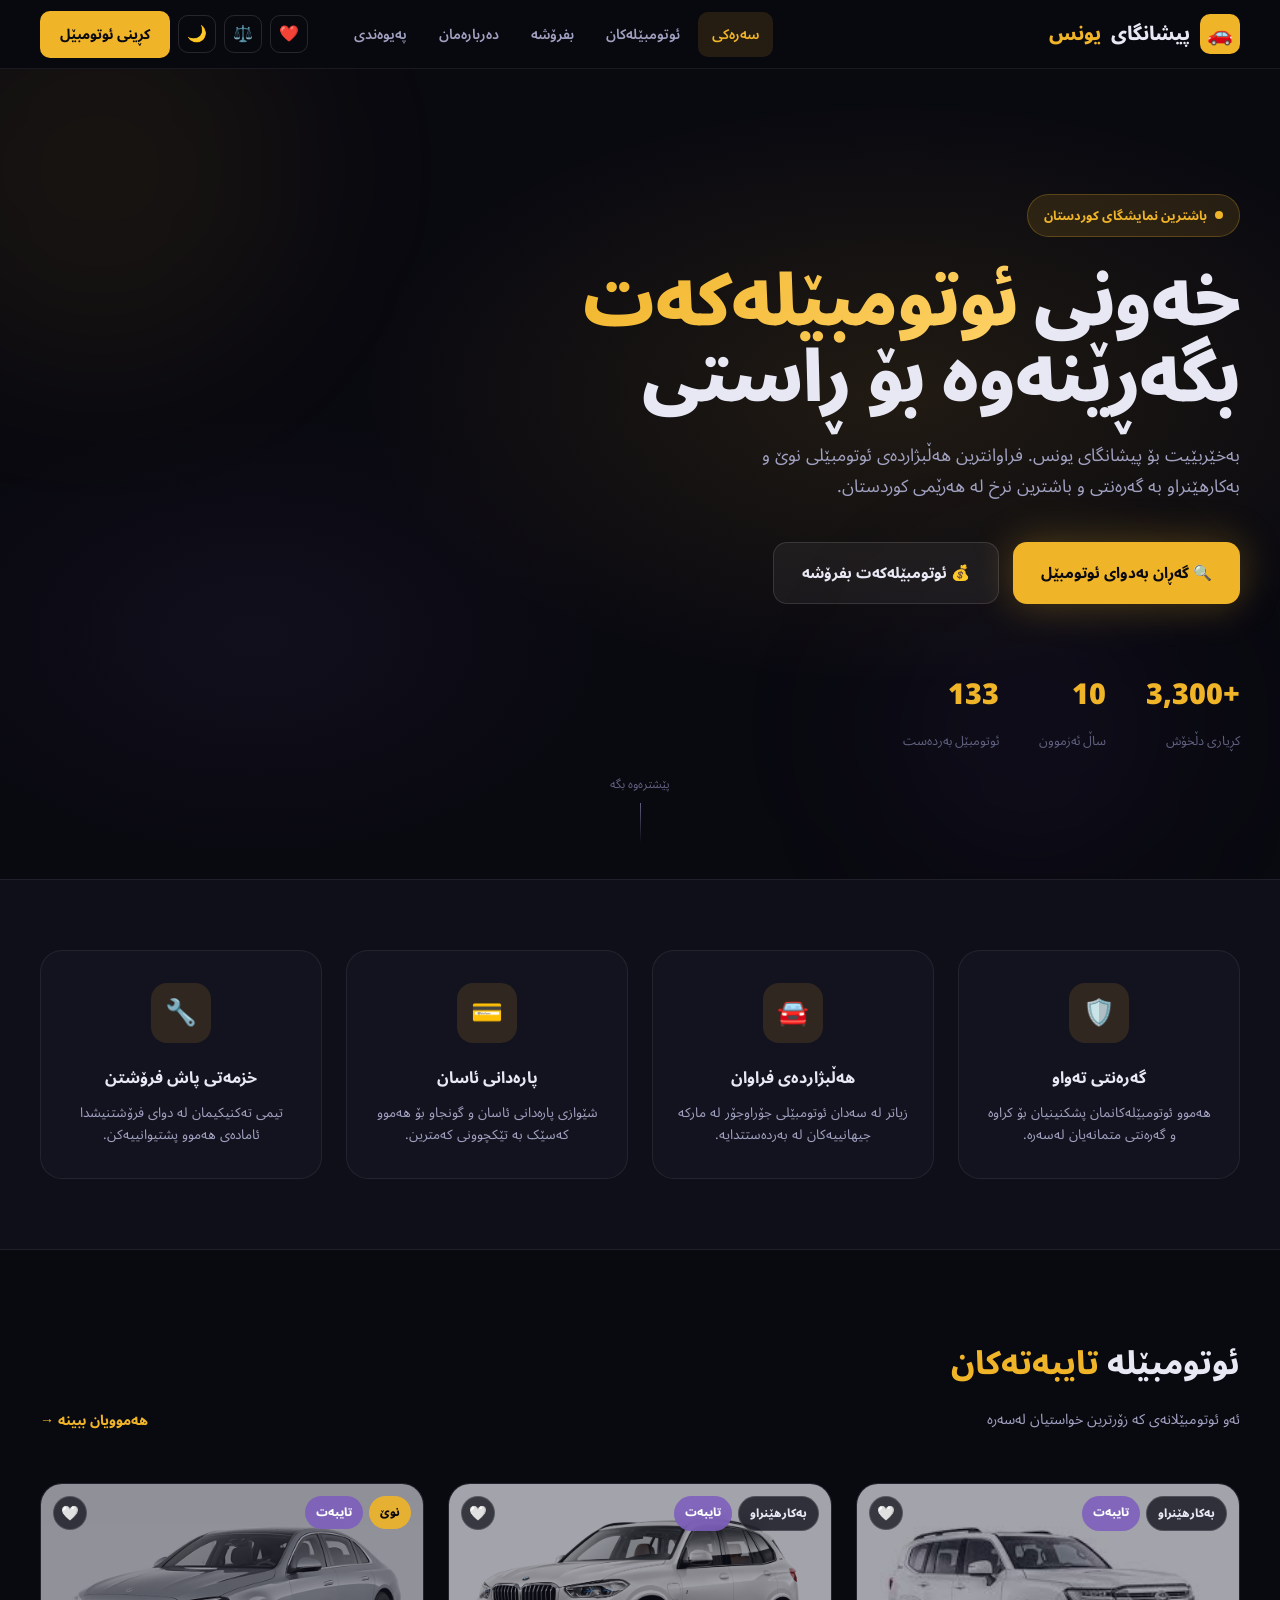
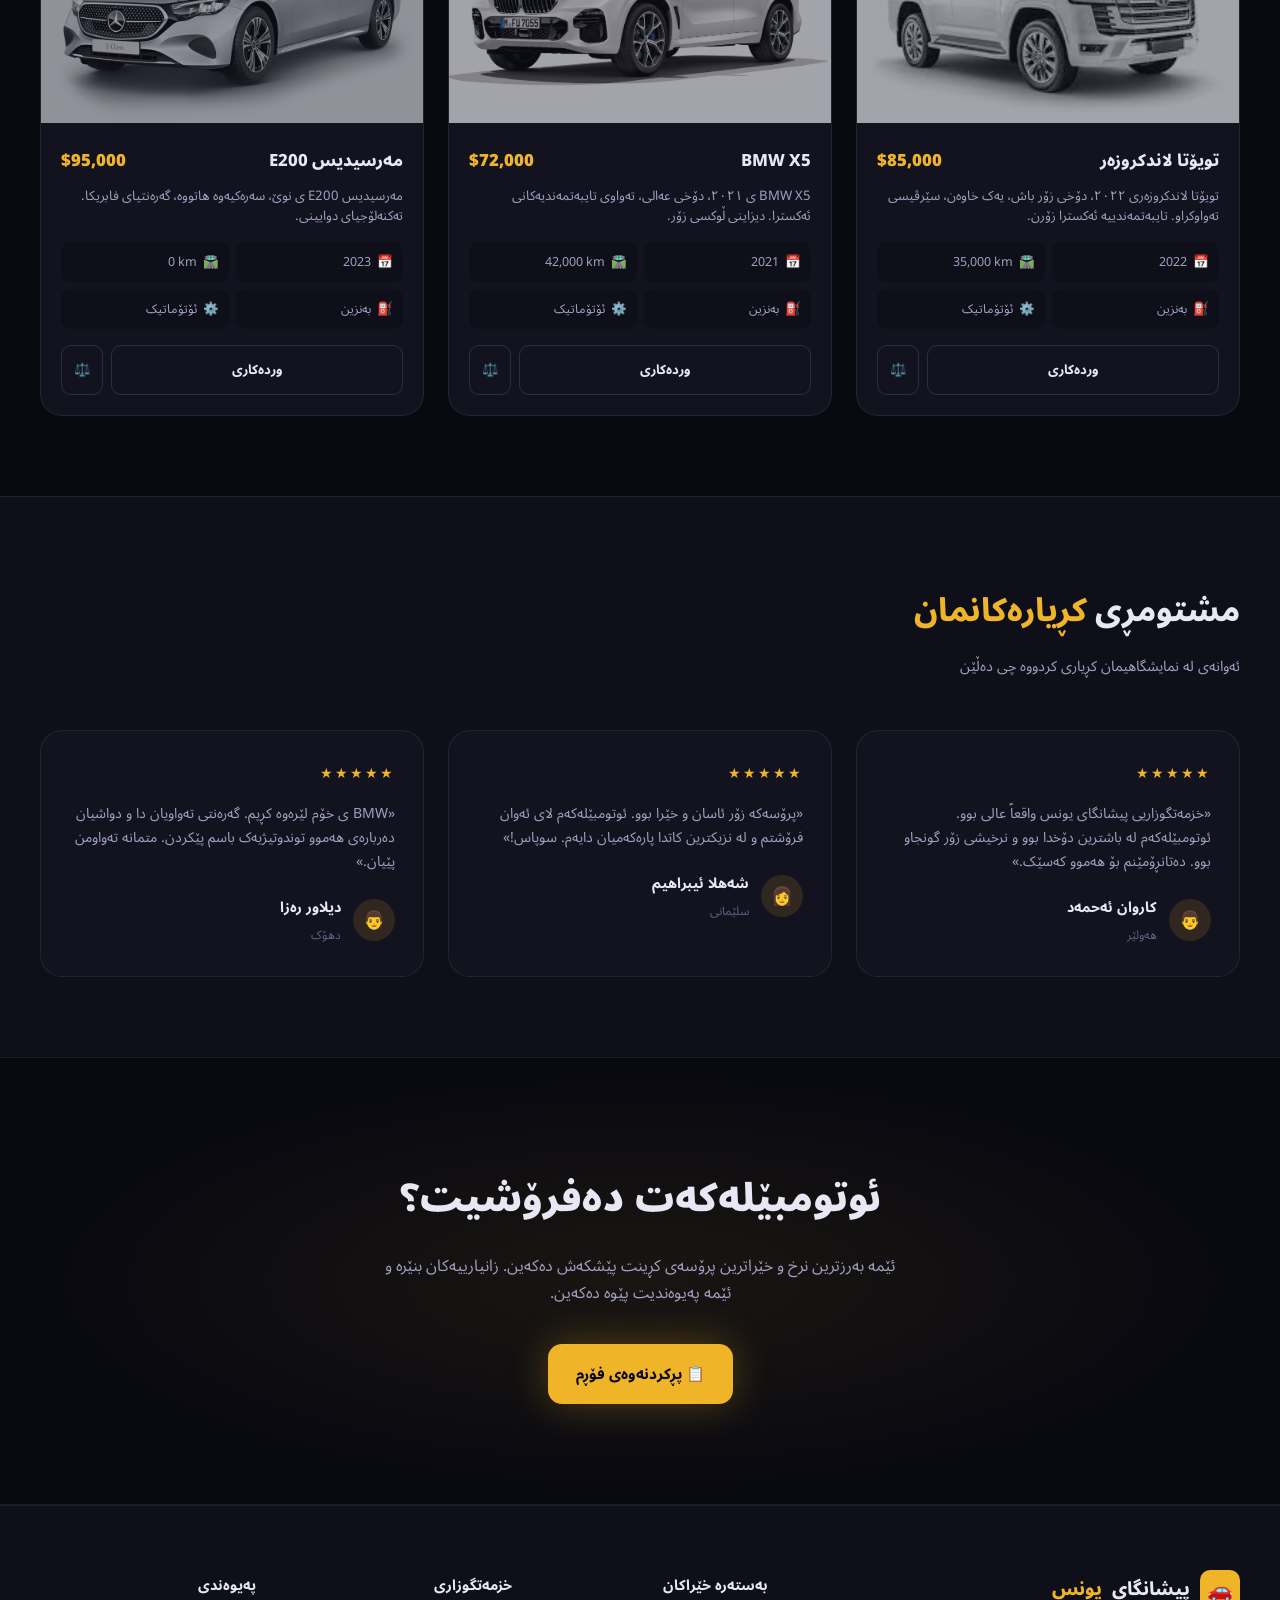
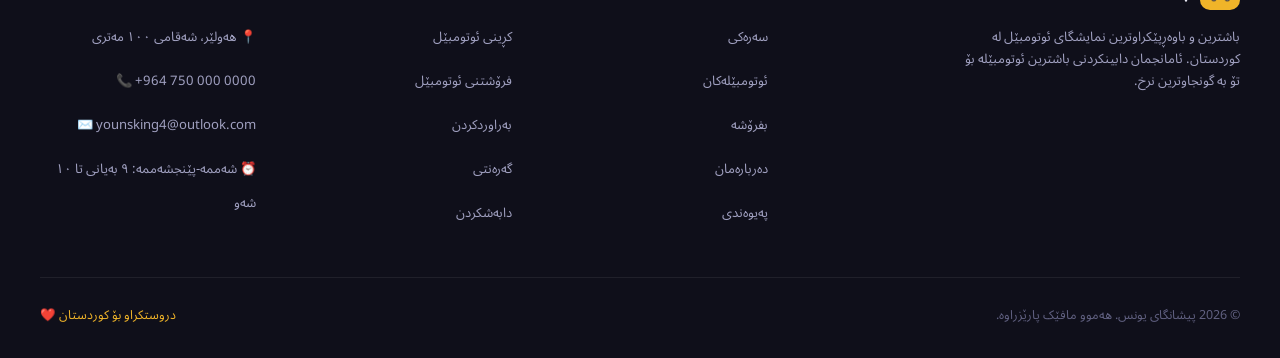
<file: index.html>
<!DOCTYPE html>
<html lang="ckb" dir="rtl">
<head>
  <meta charset="UTF-8"/>
  <meta name="viewport" content="width=device-width,initial-scale=1.0"/>
  <title>پیشانگای یونس — سەرەکی</title>
  <link rel="stylesheet" href="style.css"/>
</head>
<body>
<main>
  <!-- Hero -->
  <div class="hero">
    <div class="hero-bg"></div>
    <div class="hero-orb hero-orb-1"></div>
    <div class="hero-orb hero-orb-2"></div>
    <div class="hero-content">
      <div class="hero-badge"><div class="pulse"></div>باشترین نمایشگای کوردستان</div>
      <h1>خەونی <em>ئوتومبێلەکەت</em> بگەڕێنەوە بۆ ڕاستی</h1>
      <p class="hero-sub">بەخێربێیت بۆ پیشانگای یونس. فراوانترین هەڵبژاردەی ئوتومبێلی نوێ و بەکارهێنراو بە گەرەنتی و باشترین نرخ لە هەرێمی کوردستان.</p>
      <div class="hero-btns">
        <a class="btn btn-gold" href="cars.html">🔍 گەڕان بەدوای ئوتومبێل</a>
        <a class="btn btn-outline" href="sell.html">💰 ئوتومبێلەکەت بفرۆشە</a>
      </div>
      <div class="hero-stats">
        <div class="hstat"><span class="hstat-num counter" data-target="5000">0</span><span class="hstat-label">کڕیاری دڵخۆش</span></div>
        <div class="hstat"><span class="hstat-num counter" data-target="15">0</span><span class="hstat-label">ساڵ ئەزموون</span></div>
        <div class="hstat"><span class="hstat-num counter" data-target="200">0</span><span class="hstat-label">ئوتومبێل بەردەست</span></div>
      </div>
    </div>
    <div class="hero-scroll">پێشترەوە بگە</div>
  </div>

  <!-- Features Strip -->
  <div class="features-strip">
    <div class="features-grid">
      <div class="feat-card reveal"><div class="feat-icon">🛡️</div><h3>گەرەنتی تەواو</h3><p>هەموو ئوتومبێلەکانمان پشکنینیان بۆ کراوە و گەرەنتی متمانەیان لەسەرە.</p></div>
      <div class="feat-card reveal reveal-delay-1"><div class="feat-icon">🚘</div><h3>هەڵبژاردەی فراوان</h3><p>زیاتر لە سەدان ئوتومبێلی جۆراوجۆر لە مارکە جیهانییەکان لە بەردەستتدایە.</p></div>
      <div class="feat-card reveal reveal-delay-2"><div class="feat-icon">💳</div><h3>پارەدانی ئاسان</h3><p>شێوازی پارەدانی ئاسان و گونجاو بۆ هەموو کەسێک بە تێکچوونی کەمترین.</p></div>
      <div class="feat-card reveal reveal-delay-3"><div class="feat-icon">🔧</div><h3>خزمەتی پاش فرۆشتن</h3><p>تیمی تەکنیکیمان لە دوای فرۆشتنیشدا ئامادەی هەموو پشتیوانییەکن.</p></div>
    </div>
  </div>

  <!-- Featured Cars -->
  <section class="sec">
    <div class="sec-header">
      <div class="sec-title">
        <h2>ئوتومبێلە <em>تایبەتەکان</em></h2>
        <p>ئەو ئوتومبێلانەی کە زۆرترین خواستیان لەسەرە</p>
      </div>
      <a class="see-all" href="cars.html">هەموویان ببینە →</a>
    </div>
    <div class="cars-grid" id="home-featured"></div>
  </section>

  <!-- Testimonials -->
  <div class="testimonials">
    <div class="sec-header">
      <div class="sec-title">
        <h2>مشتومڕی <em>کڕیارەکانمان</em></h2>
        <p>ئەوانەی لە نمایشگاهیمان کڕیاری کردووە چی دەڵێن</p>
      </div>
    </div>
    <div class="testi-grid" id="testi-grid"></div>
  </div>

  <!-- CTA -->
  <div class="cta-banner">
    <h2>ئوتومبێلەکەت دەفرۆشیت؟</h2>
    <p>ئێمە بەرزترین نرخ و خێراترین پرۆسەی کڕینت پێشکەش دەکەین. زانیارییەکان بنێرە و ئێمە پەیوەندیت پێوە دەکەین.</p>
    <a class="btn btn-gold" href="sell.html">📋 پڕکردنەوەی فۆڕم</a>
  </div>
</main>

<script src="data.js"></script>
<script src="shared.js"></script>
<script>
  buildPage('index');

  document.getElementById('home-featured').innerHTML =
    CARS.filter(c => c.featured).slice(0, 3).map(c => carCardHTML(c)).join('');

  document.getElementById('testi-grid').innerHTML = TESTIMONIALS.map(t => `
    <div class="testi-card reveal">
      <div class="testi-stars">${'★'.repeat(t.stars)}</div>
      <p class="testi-text">${t.text}</p>
      <div class="testi-author">
        <div class="testi-avatar">${t.avatar}</div>
        <div><div class="testi-name">${t.name}</div><div class="testi-loc">${t.city}</div></div>
      </div>
    </div>`).join('');

  observeReveal();
</script>
</body>
</html>
</file>
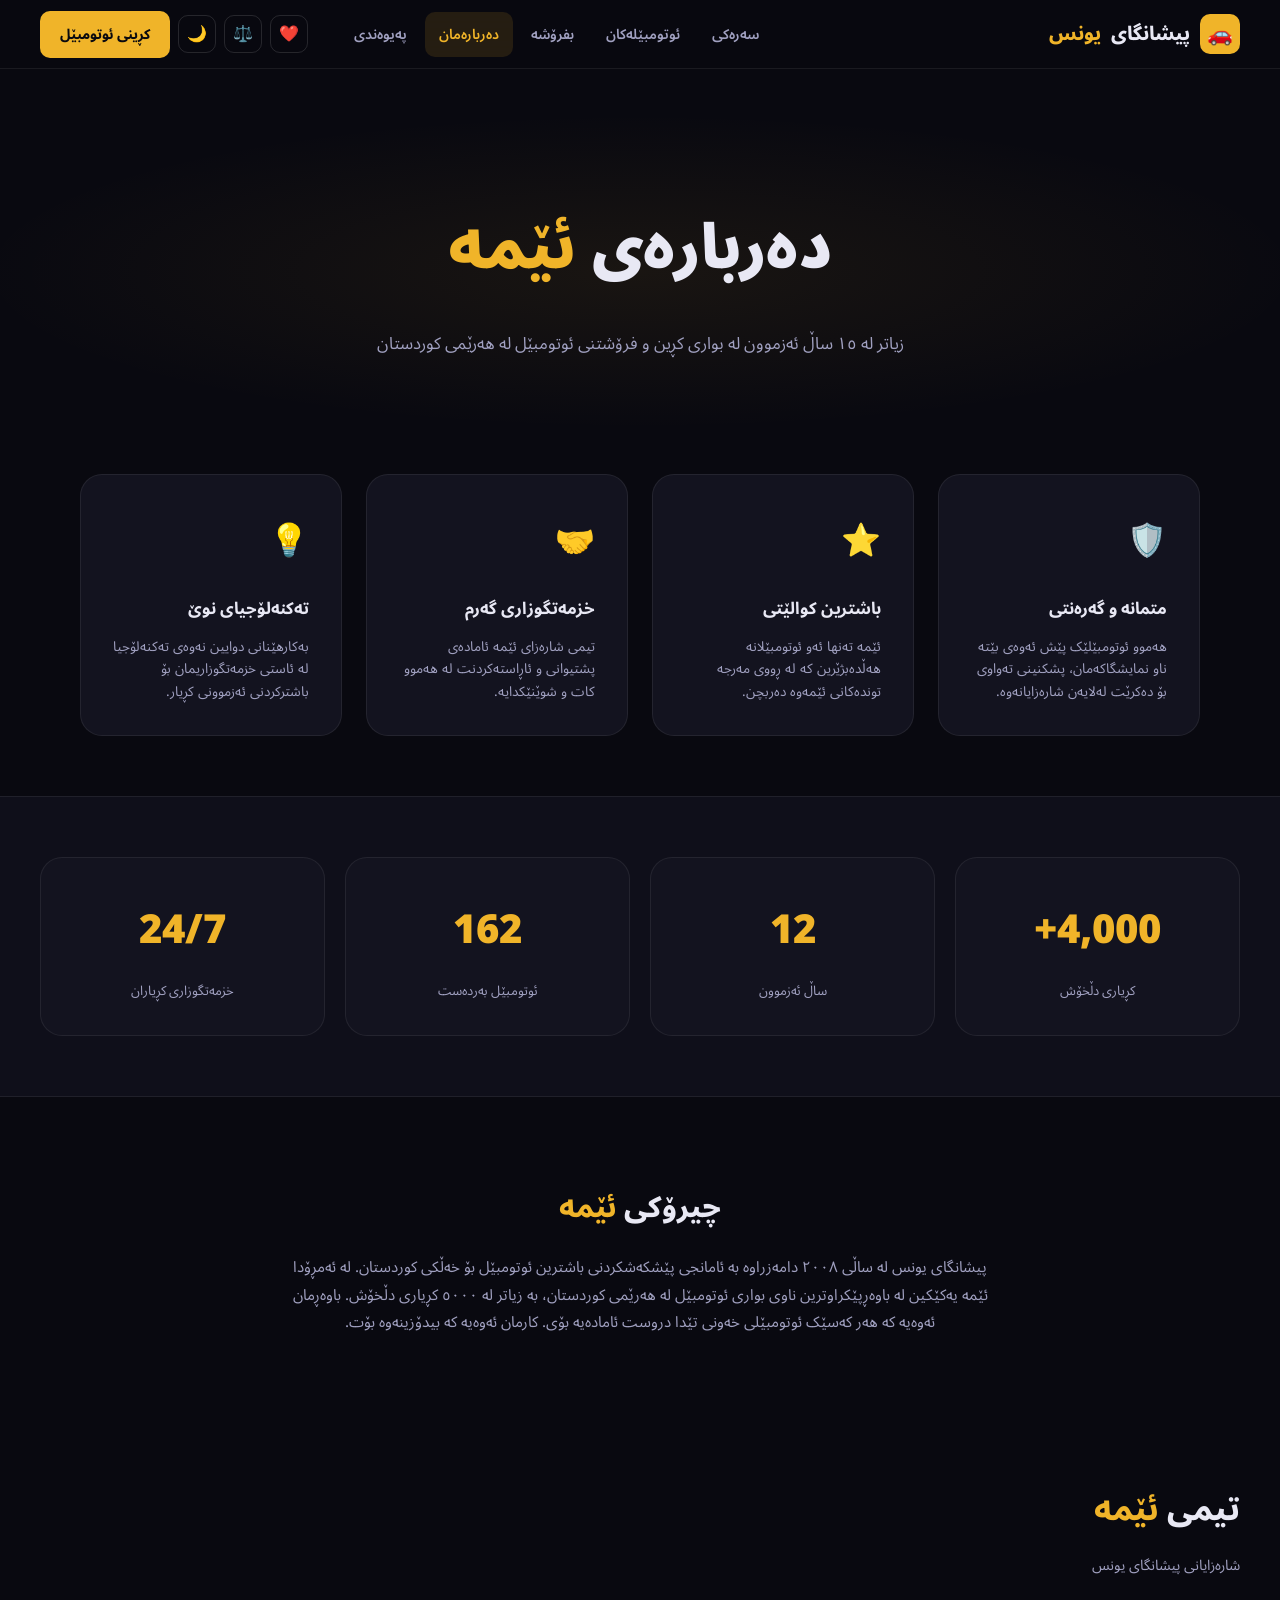
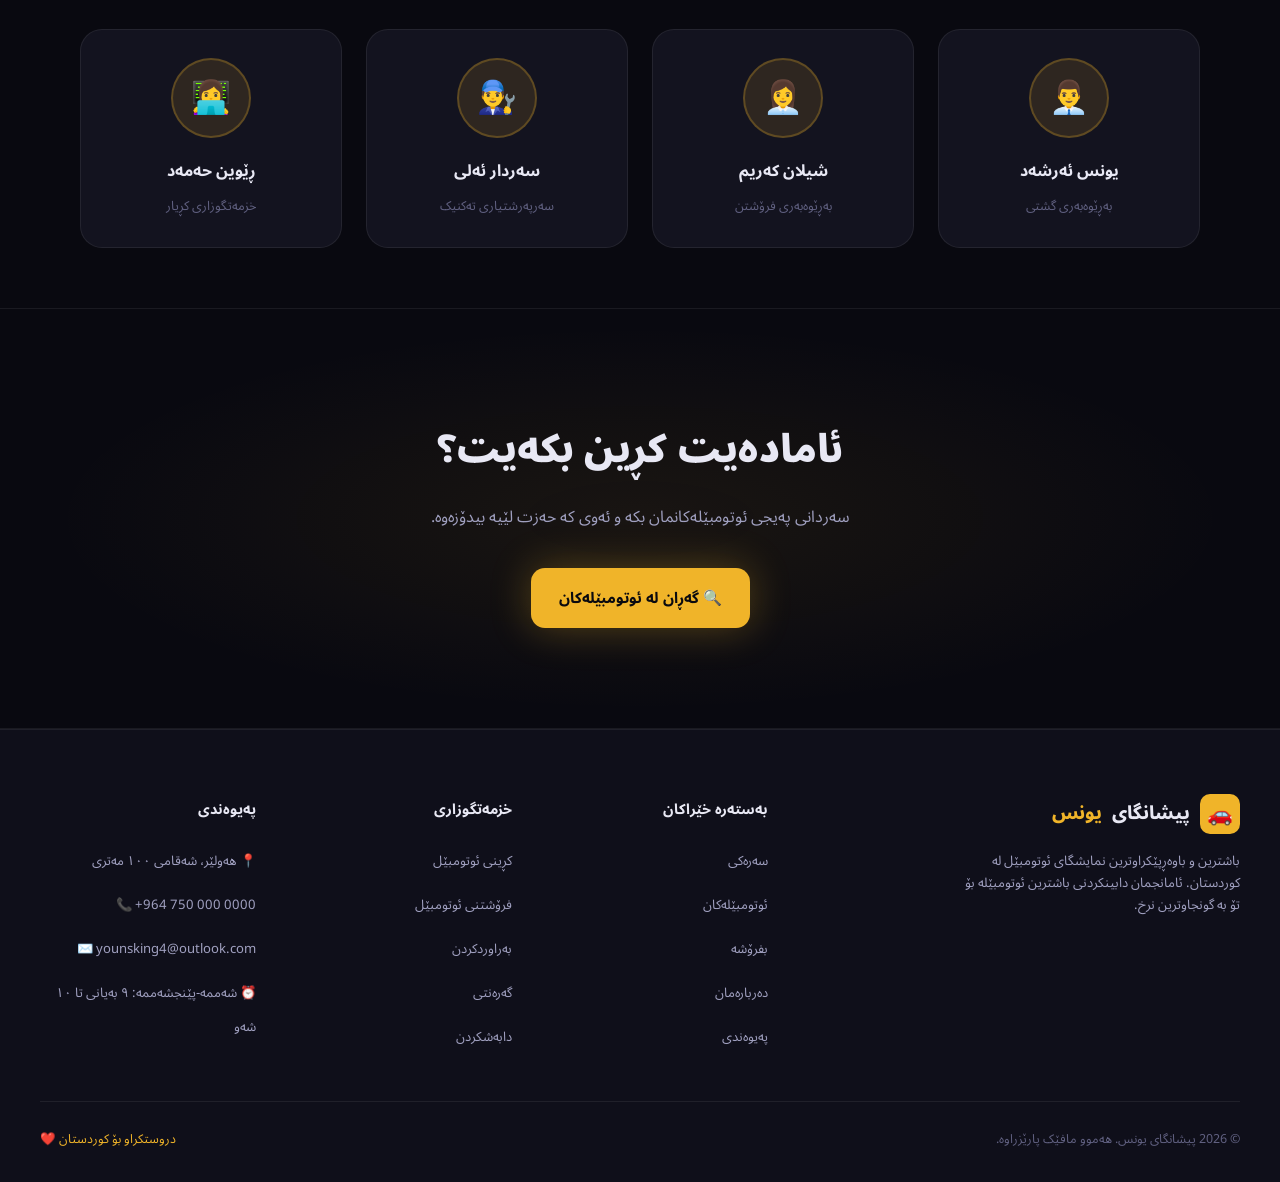
<file: about.html>
<!DOCTYPE html>
<html lang="ckb" dir="rtl">
<head>
  <meta charset="UTF-8"/>
  <meta name="viewport" content="width=device-width,initial-scale=1.0"/>
  <title>پیشانگای یونس — دەربارەمان</title>
  <link rel="stylesheet" href="style.css"/>
</head>
<body>
<main>
  <!-- Hero -->
  <div class="about-hero">
    <div class="about-hero-bg"></div>
    <div>
      <h1>دەربارەی <em>ئێمە</em></h1>
      <p>زیاتر لە ١٥ ساڵ ئەزموون لە بواری کڕین و فرۆشتنی ئوتومبێل لە هەرێمی کوردستان</p>
    </div>
  </div>

  <!-- About Cards -->
  <div class="about-cards">
    <div class="about-card reveal"><div class="ac-icon">🛡️</div><h3>متمانە و گەرەنتی</h3><p>هەموو ئوتومبێلێک پێش ئەوەی بێتە ناو نمایشگاکەمان، پشکنینی تەواوی بۆ دەکرێت لەلایەن شارەزایانەوە.</p></div>
    <div class="about-card reveal reveal-delay-1"><div class="ac-icon">⭐</div><h3>باشترین کوالێتی</h3><p>ئێمە تەنها ئەو ئوتومبێلانە هەڵدەبژێرین کە لە ڕووی مەرجە توندەکانی ئێمەوە دەربچن.</p></div>
    <div class="about-card reveal reveal-delay-2"><div class="ac-icon">🤝</div><h3>خزمەتگوزاری گەرم</h3><p>تیمی شارەزای ئێمە ئامادەی پشتیوانی و ئاڕاستەکردنت لە هەموو کات و شوێنێکدایە.</p></div>
    <div class="about-card reveal reveal-delay-3"><div class="ac-icon">💡</div><h3>تەکنەلۆجیای نوێ</h3><p>بەکارهێنانی دوایین نەوەی تەکنەلۆجیا لە ئاستی خزمەتگوزاریمان بۆ باشترکردنی ئەزموونی کڕیار.</p></div>
  </div>

  <!-- Stats -->
  <div class="stats-row">
    <div class="stats-inner">
      <div class="stat-box reveal"><span class="stat-num counter" data-target="5000">0</span><div class="stat-label">کڕیاری دڵخۆش</div></div>
      <div class="stat-box reveal reveal-delay-1"><span class="stat-num counter" data-target="15">0</span><div class="stat-label">ساڵ ئەزموون</div></div>
      <div class="stat-box reveal reveal-delay-2"><span class="stat-num counter" data-target="200">0</span><div class="stat-label">ئوتومبێل بەردەست</div></div>
      <div class="stat-box reveal reveal-delay-3"><span class="stat-num" style="font-size:2.5rem;font-weight:900;color:var(--gold)">24/7</span><div class="stat-label">خزمەتگوزاری کڕیاران</div></div>
    </div>
  </div>

  <!-- Our Story -->
  <section class="sec">
    <div style="max-width:1200px;margin:0 auto">
      <div style="max-width:700px;margin:0 auto;text-align:center;margin-bottom:60px">
        <h2 style="font-size:1.8rem;font-weight:800;margin-bottom:16px">چیرۆکی <em style="font-style:normal;color:var(--gold)">ئێمە</em></h2>
        <p style="color:var(--text2);line-height:1.8;font-size:.95rem">
          پیشانگای یونس لە ساڵی ٢٠٠٨ دامەزراوە بە ئامانجی پێشکەشکردنی باشترین ئوتومبێل بۆ خەڵکی کوردستان.
          لە ئەمڕۆدا ئێمە یەکێکین لە باوەڕپێکراوترین ناوی بواری ئوتومبێل لە هەرێمی کوردستان، بە زیاتر لە ٥٠٠٠ کڕیاری دڵخۆش.
          باوەڕمان ئەوەیە کە هەر کەسێک ئوتومبێلی خەونی تێدا دروست ئامادەیە بۆی. کارمان ئەوەیە کە بیدۆزینەوە بۆت.
        </p>
      </div>
    </div>
  </section>

  <!-- Team -->
  <div class="sec" style="padding-top:0;padding-bottom:60px">
    <div class="sec-header" style="max-width:1200px">
      <div class="sec-title"><h2>تیمی <em>ئێمە</em></h2><p>شارەزایانی پیشانگای یونس</p></div>
    </div>
    <div class="team-grid">
      <div class="team-card reveal"><div class="team-avatar">👨‍💼</div><div class="team-name">یونس ئەرشەد</div><div class="team-role">بەڕێوەبەری گشتی</div></div>
      <div class="team-card reveal reveal-delay-1"><div class="team-avatar">👩‍💼</div><div class="team-name">شیلان کەریم</div><div class="team-role">بەڕێوەبەری فرۆشتن</div></div>
      <div class="team-card reveal reveal-delay-2"><div class="team-avatar">👨‍🔧</div><div class="team-name">سەردار ئەلی</div><div class="team-role">سەرپەرشتیاری تەکنیک</div></div>
      <div class="team-card reveal reveal-delay-3"><div class="team-avatar">👩‍💻</div><div class="team-name">ڕێوین حەمەد</div><div class="team-role">خزمەتگوزاری کڕیار</div></div>
    </div>
  </div>

  <!-- CTA -->
  <div class="cta-banner">
    <h2>ئامادەیت کڕین بکەیت؟</h2>
    <p>سەردانی پەیجی ئوتومبێلەکانمان بکە و ئەوی کە حەزت لێیە بیدۆزەوە.</p>
    <a class="btn btn-gold" href="cars.html">🔍 گەڕان لە ئوتومبێلەکان</a>
  </div>
</main>

<script src="data.js"></script>
<script src="shared.js"></script>
<script>
  buildPage('about');
  observeReveal();
  initCounters();
</script>
</body>
</html>
</file>
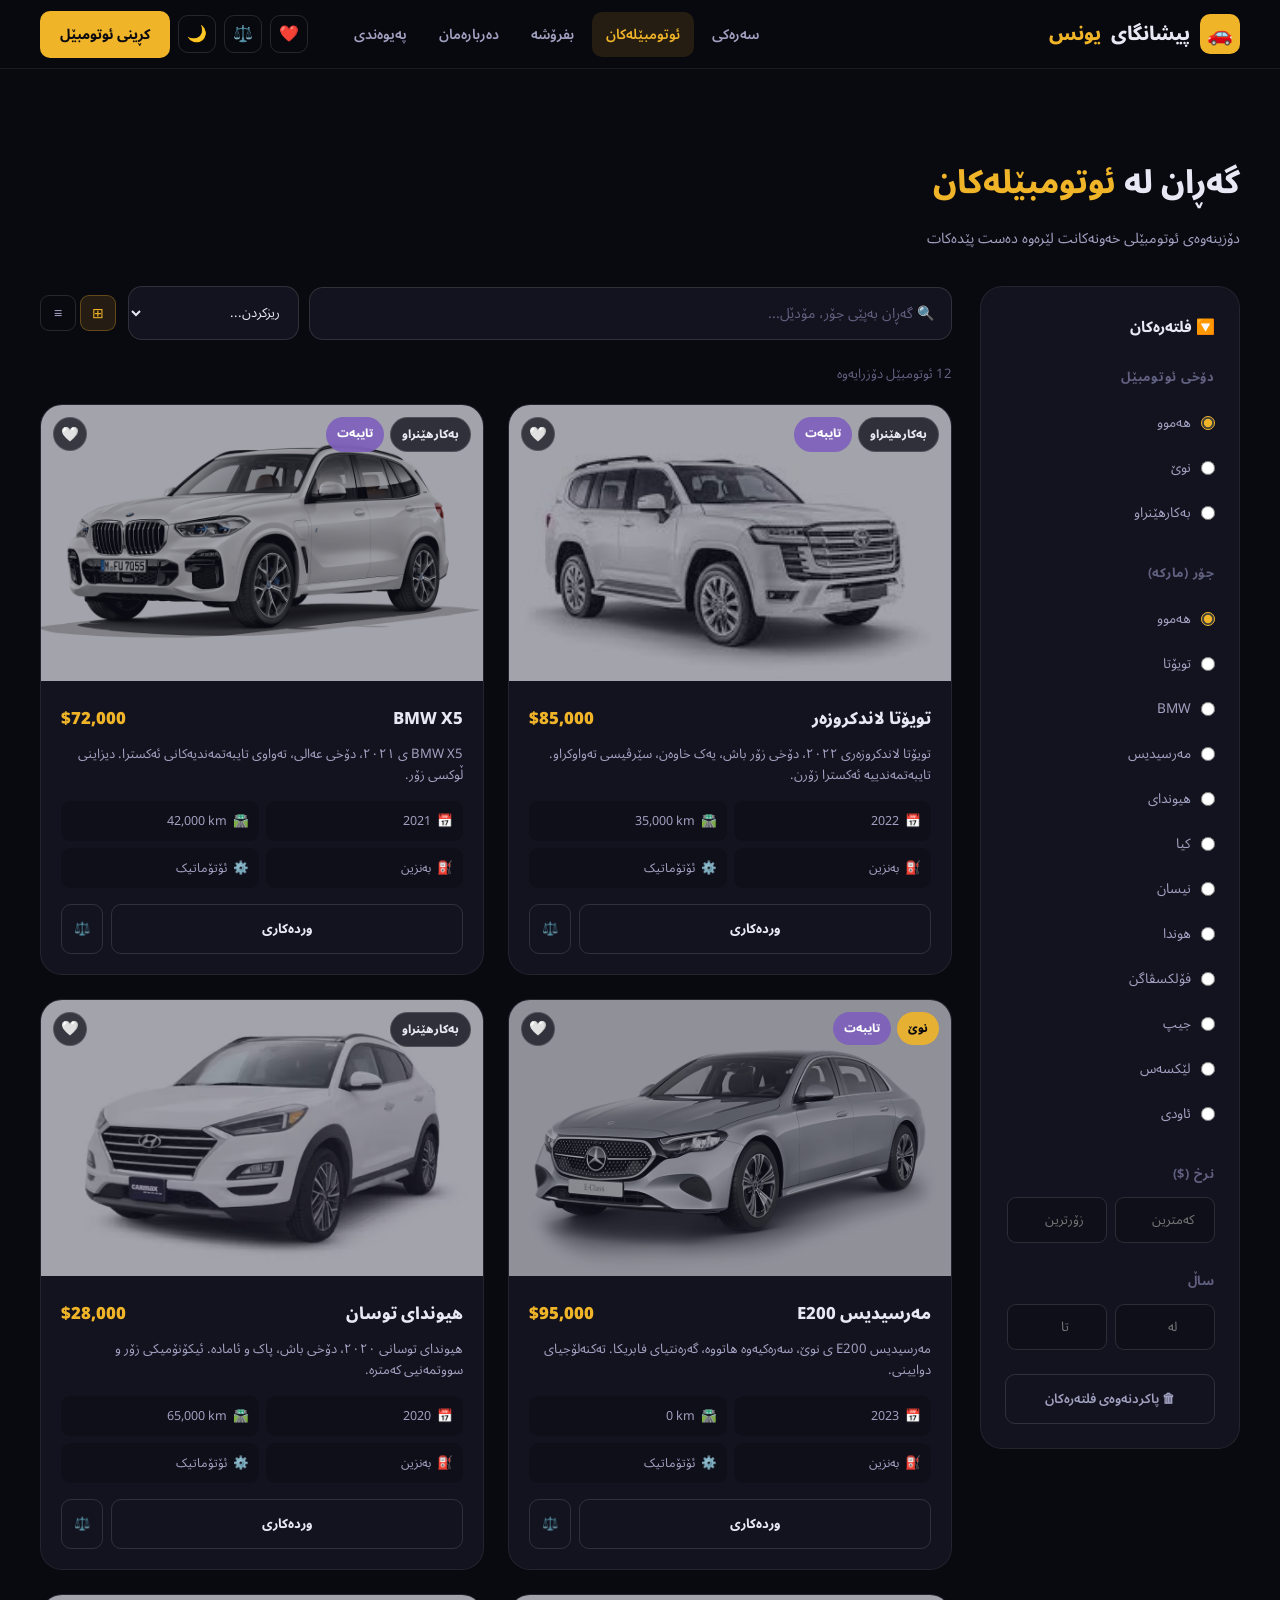
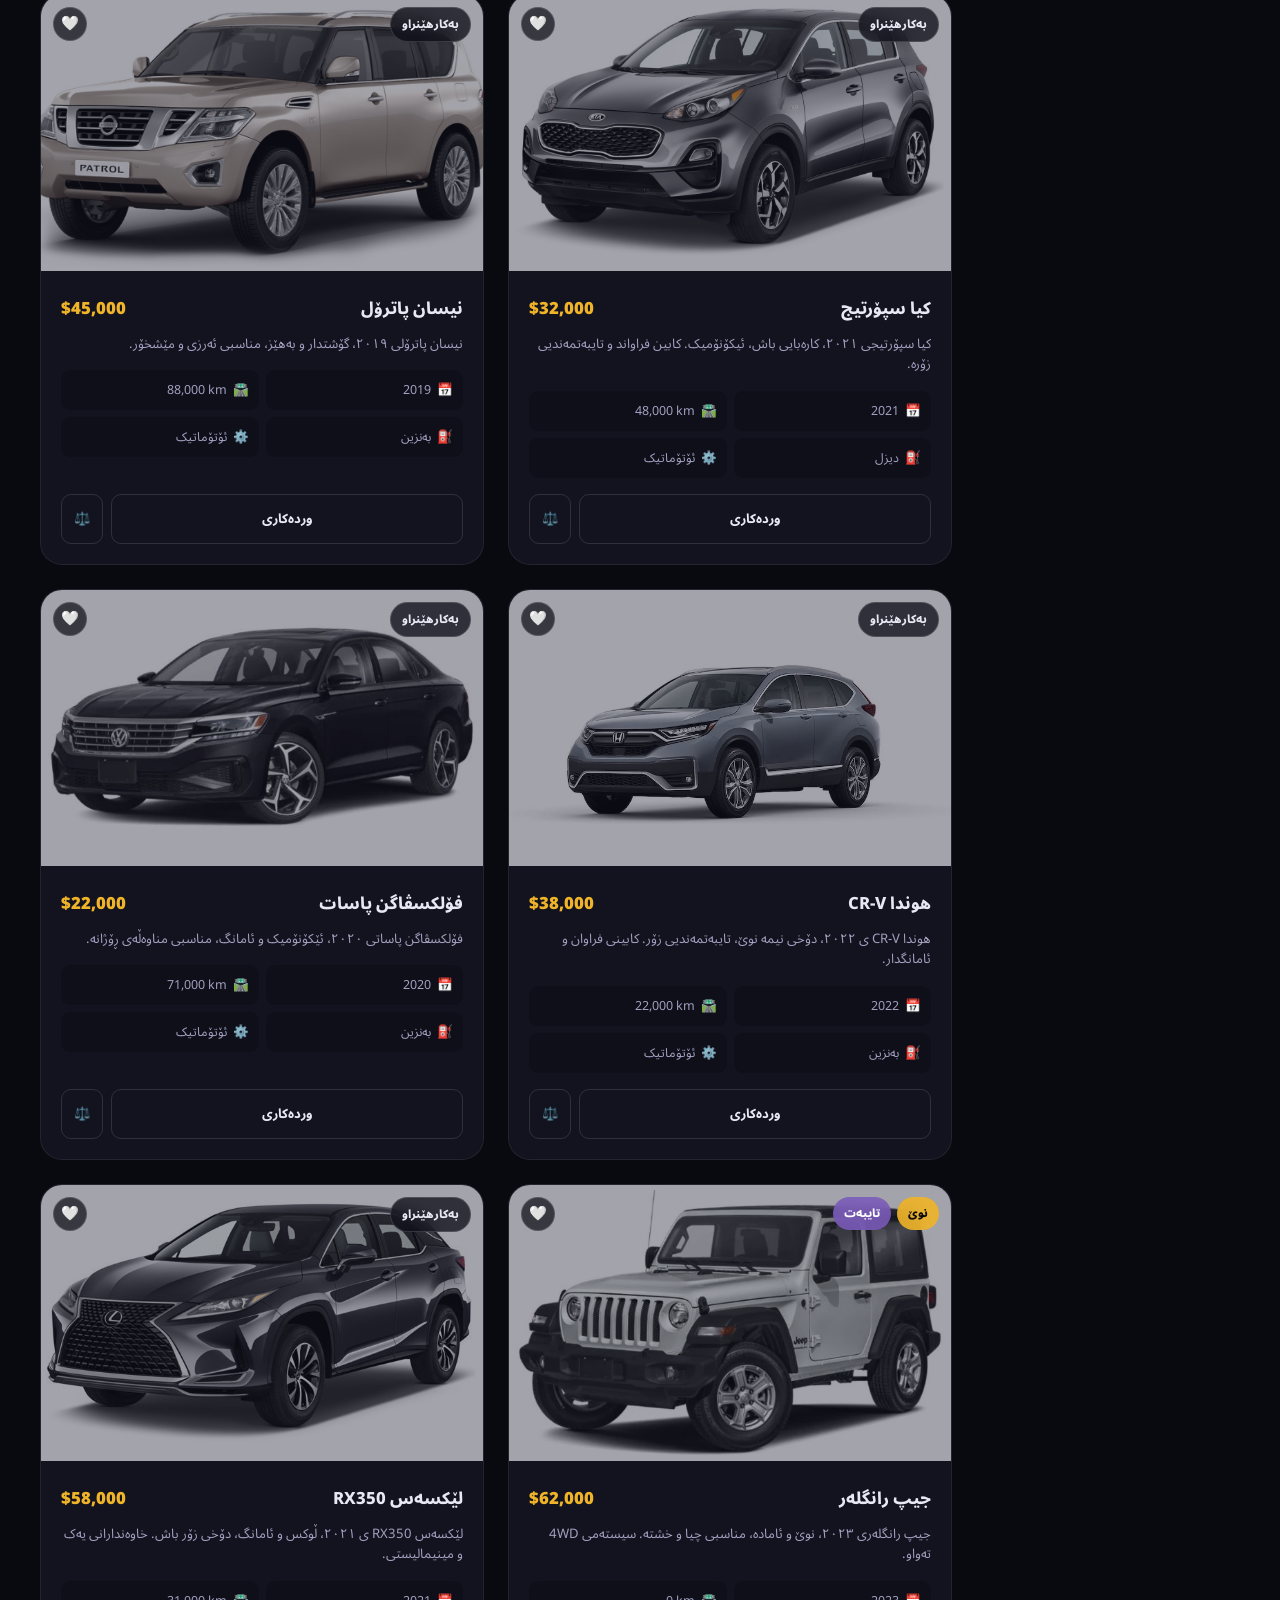
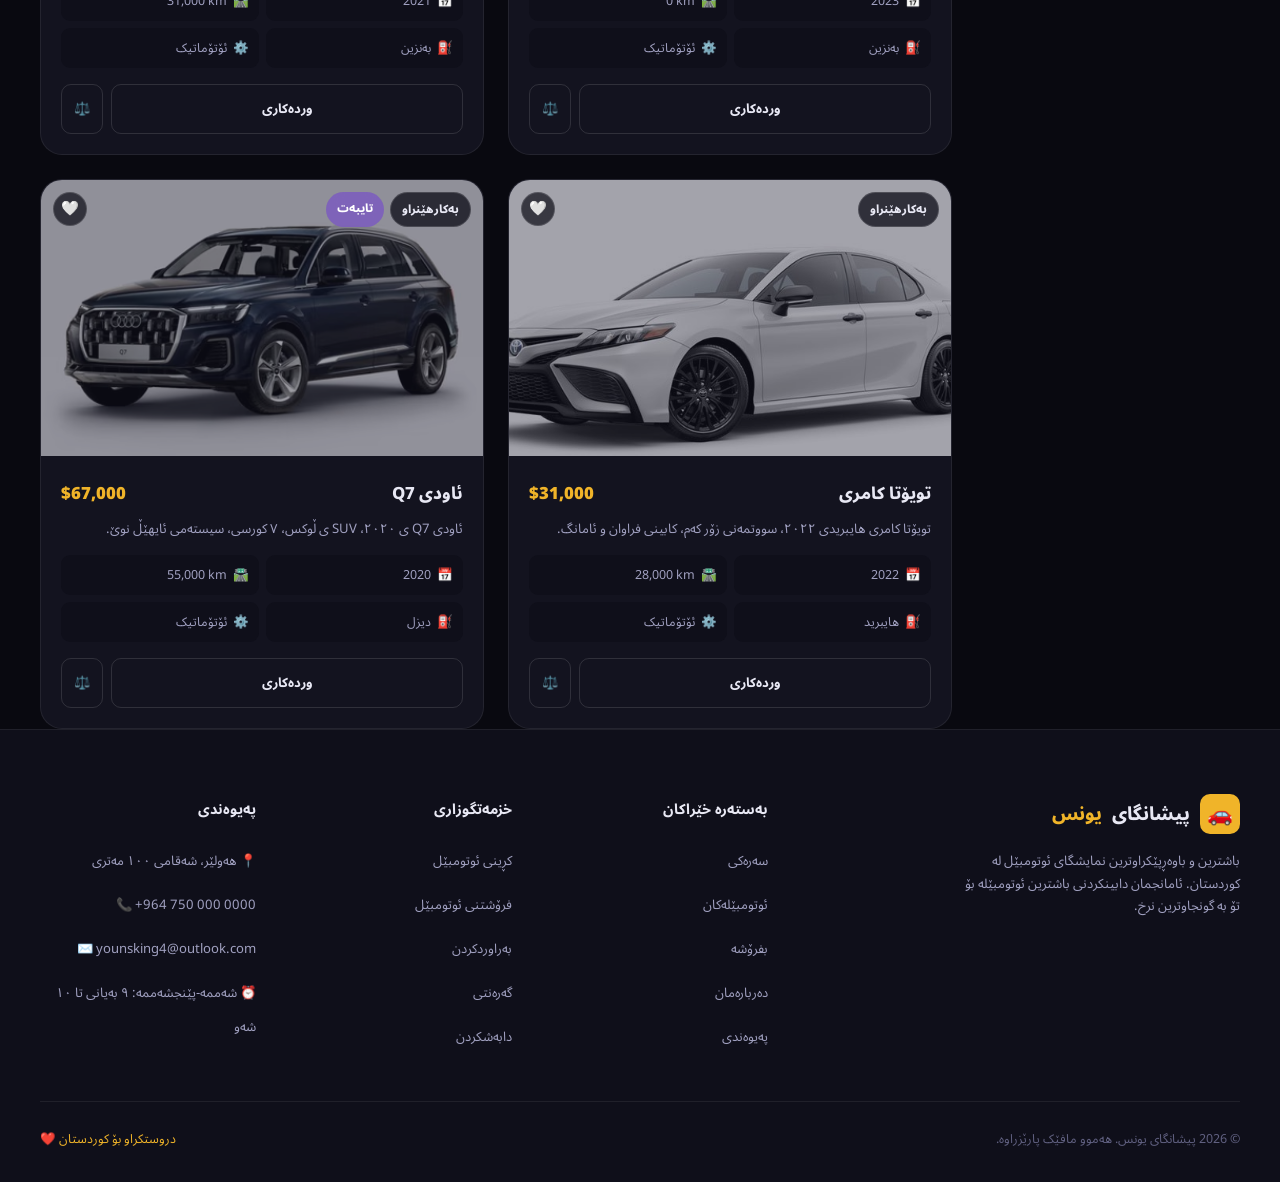
<file: cars.html>
<!DOCTYPE html>
<html lang="ckb" dir="rtl">
<head>
  <meta charset="UTF-8"/>
  <meta name="viewport" content="width=device-width,initial-scale=1.0"/>
  <title>پیشانگای یونس — ئوتومبێلەکان</title>
  <link rel="stylesheet" href="style.css"/>
</head>
<body>
<main>
  <section class="sec" style="padding-bottom:0">
    <div style="max-width:1200px;margin:0 auto 32px">
      <h1 style="font-size:2rem;font-weight:800;margin-bottom:6px">
        گەڕان لە <em style="font-style:normal;color:var(--gold)">ئوتومبێلەکان</em>
      </h1>
      <p style="color:var(--text2);font-size:.9rem">دۆزینەوەی ئوتومبێلی خەونەکانت لێرەوە دەست پێدەکات</p>
    </div>

    <div class="cars-layout">
      <!-- Sidebar Filters -->
      <div class="sidebar">
        <h3>🔽 فلتەرەکان</h3>
        <div class="filter-group">
          <label class="filter-title">دۆخی ئوتومبێل</label>
          <label class="radio-option"><input type="radio" name="cond" value="" checked onchange="applyFilters()"><span>هەموو</span></label>
          <label class="radio-option"><input type="radio" name="cond" value="new" onchange="applyFilters()"><span>نوێ</span></label>
          <label class="radio-option"><input type="radio" name="cond" value="used" onchange="applyFilters()"><span>بەکارهێنراو</span></label>
        </div>
        <div class="filter-group">
          <label class="filter-title">جۆر (مارکە)</label>
          <div id="make-filters"></div>
        </div>
        <div class="filter-group">
          <label class="filter-title">نرخ ($)</label>
          <div class="range-inputs">
            <input type="number" id="price-min" placeholder="کەمترین" onchange="applyFilters()"/>
            <input type="number" id="price-max" placeholder="زۆرترین" onchange="applyFilters()"/>
          </div>
        </div>
        <div class="filter-group">
          <label class="filter-title">ساڵ</label>
          <div class="range-inputs">
            <input type="number" id="year-min" placeholder="لە" onchange="applyFilters()"/>
            <input type="number" id="year-max" placeholder="تا" onchange="applyFilters()"/>
          </div>
        </div>
        <button class="sidebar-reset" onclick="resetFilters()">🗑 پاکردنەوەی فلتەرەکان</button>
      </div>

      <!-- Cars Main Area -->
      <div class="cars-main">
        <div class="cars-toolbar">
          <div class="toolbar-left">
            <input class="search-input" id="cars-search" type="text"
              placeholder="🔍 گەڕان بەپێی جۆر، مۆدێل..." oninput="applyFilters()"/>
            <select class="sort-select" id="cars-sort" onchange="applyFilters()">
              <option value="">ریزکردن...</option>
              <option value="price-asc">نرخ: کەمترین دەست پێ</option>
              <option value="price-desc">نرخ: زۆرترین دەست پێ</option>
              <option value="year-desc">نوێترین ساڵ</option>
              <option value="year-asc">کۆنترین ساڵ</option>
            </select>
          </div>
          <div class="view-toggle">
            <button class="view-btn active" id="grid-btn" onclick="setView('grid')" title="گرید">⊞</button>
            <button class="view-btn" id="list-btn" onclick="setView('list')" title="لیست">≡</button>
          </div>
        </div>
        <div class="results-count" id="results-count"></div>
        <div id="cars-output"></div>
      </div>
    </div>
  </section>
</main>

<script src="data.js"></script>
<script src="shared.js"></script>
<script>
  buildPage('cars');
  let currentView = 'grid';

  // Build make filter radios
  const makes = [...new Set(CARS.map(c => c.make))];
  document.getElementById('make-filters').innerHTML =
    `<label class="radio-option"><input type="radio" name="make" value="" checked onchange="applyFilters()"><span>هەموو</span></label>` +
    makes.map(m => `<label class="radio-option"><input type="radio" name="make" value="${m}" onchange="applyFilters()"><span>${m}</span></label>`).join('');

  function applyFilters() {
    const search = document.getElementById('cars-search').value.toLowerCase();
    const cond   = document.querySelector('input[name="cond"]:checked')?.value || '';
    const make   = document.querySelector('input[name="make"]:checked')?.value || '';
    const pMin   = parseFloat(document.getElementById('price-min').value) || 0;
    const pMax   = parseFloat(document.getElementById('price-max').value) || Infinity;
    const yMin   = parseInt(document.getElementById('year-min').value)   || 0;
    const yMax   = parseInt(document.getElementById('year-max').value)   || 9999;
    const sort   = document.getElementById('cars-sort').value;

    let list = CARS.filter(c =>
      (!search || c.make.includes(search) || c.model.includes(search) || c.desc.includes(search)) &&
      (!cond   || c.condition === cond) &&
      (!make   || c.make === make) &&
      c.price >= pMin && c.price <= pMax &&
      c.year  >= yMin && c.year  <= yMax
    );

    if (sort === 'price-asc')  list.sort((a, b) => a.price - b.price);
    if (sort === 'price-desc') list.sort((a, b) => b.price - a.price);
    if (sort === 'year-desc')  list.sort((a, b) => b.year  - a.year);
    if (sort === 'year-asc')   list.sort((a, b) => a.year  - b.year);

    document.getElementById('results-count').textContent = `${list.length} ئوتومبێل دۆزرایەوە`;

    const out = document.getElementById('cars-output');
    if (!list.length) {
      out.innerHTML = `<div style="text-align:center;padding:80px 20px;color:var(--text2)">
        <div style="font-size:3rem;margin-bottom:16px">🔍</div>
        <h3 style="font-size:1.2rem;margin-bottom:8px">هیچ ئوتومبێلێک نەدۆزرایەوە</h3>
        <p style="font-size:.88rem">هەوڵبدە فلتەرەکانت بگۆڕیت</p></div>`;
      return;
    }
    if (currentView === 'grid') {
      out.className = 'cars-grid';
      out.innerHTML = list.map(c => carCardHTML(c)).join('');
    } else {
      out.className = 'cars-list';
      out.innerHTML = list.map(c => carListHTML(c)).join('');
    }
  }

  function resetFilters() {
    document.querySelectorAll('input[name="cond"]')[0].checked = true;
    document.querySelectorAll('input[name="make"]')[0].checked = true;
    ['price-min','price-max','year-min','year-max'].forEach(id => document.getElementById(id).value = '');
    document.getElementById('cars-search').value = '';
    document.getElementById('cars-sort').value = '';
    applyFilters();
  }

  function setView(v) {
    currentView = v;
    document.getElementById('grid-btn').classList.toggle('active', v === 'grid');
    document.getElementById('list-btn').classList.toggle('active', v === 'list');
    applyFilters();
  }

  applyFilters();
</script>
</body>
</html>
</file>
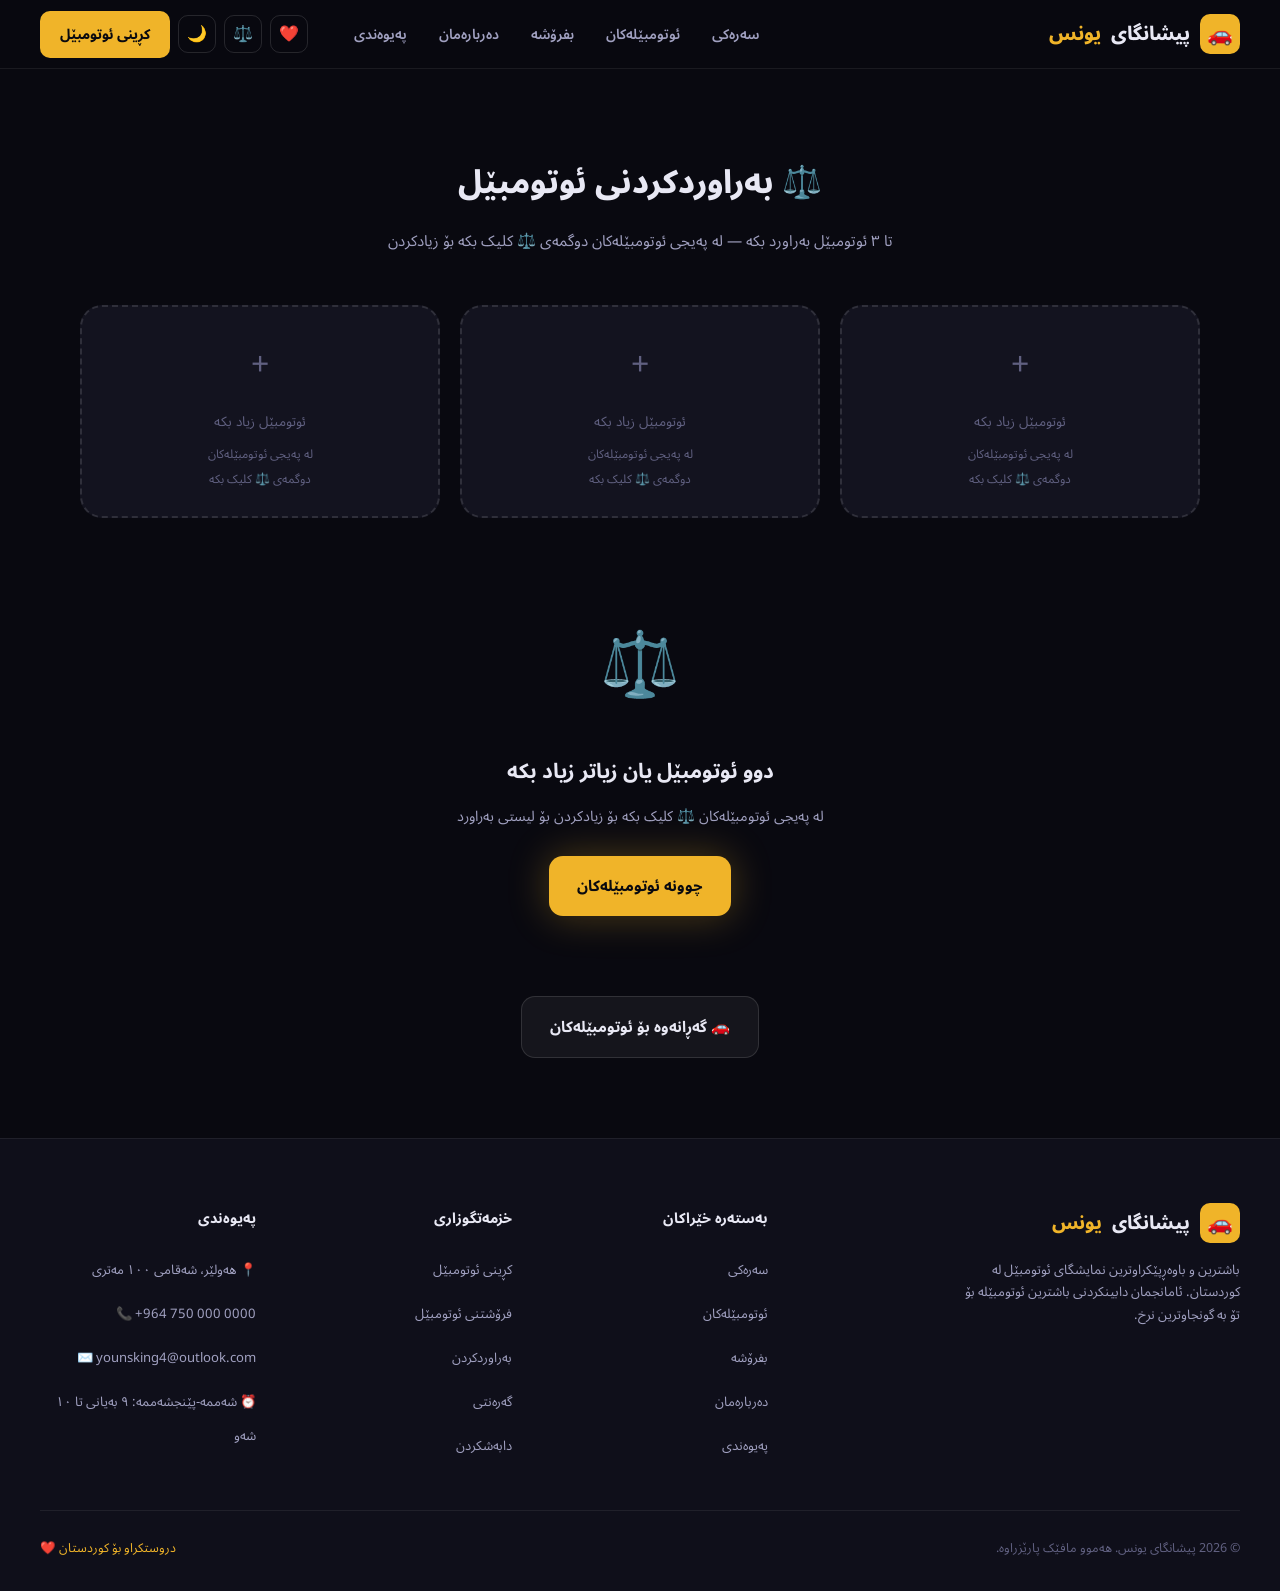
<file: compare.html>
<!DOCTYPE html>
<html lang="ckb" dir="rtl">
<head>
  <meta charset="UTF-8"/>
  <meta name="viewport" content="width=device-width,initial-scale=1.0"/>
  <title>پیشانگای یونس — بەراوردکردن</title>
  <link rel="stylesheet" href="style.css"/>
</head>
<body>
<main>
  <div class="compare-wrap">
    <div class="page-header">
      <h1>⚖️ بەراوردکردنی ئوتومبێل</h1>
      <p>تا ٣ ئوتومبێل بەراورد بکە — لە پەیجی ئوتومبێلەکان دوگمەی ⚖️ کلیک بکە بۆ زیادکردن</p>
    </div>

    <div class="compare-slots" id="compare-slots"></div>
    <div id="compare-table-wrap"></div>

    <div style="text-align:center;margin-top:40px">
      <a class="btn btn-outline" href="cars.html">🚗 گەڕانەوە بۆ ئوتومبێلەکان</a>
    </div>
  </div>
</main>

<script src="data.js"></script>
<script src="shared.js"></script>
<script>
  buildPage('compare');

  function renderCompare() {
    const slots = document.getElementById('compare-slots');
    const html  = [];
    for (let i = 0; i < 3; i++) {
      const id = compareList[i];
      if (id) {
        const car = CARS.find(c => c.id === id);
        html.push(`
          <div class="compare-slot filled">
            <button class="slot-remove" onclick="toggleCompare(${id})">✕</button>
            <img class="slot-car-img" src="${CAR_IMG}" alt="${car.make}"/>
            <div class="slot-car-name">${car.make} ${car.model}</div>
            <div class="slot-car-price">${fmt(car.price)}</div>
            <span class="tag ${car.condition === 'new' ? 'tag-new' : 'tag-used'}" style="font-size:.72rem">
              ${car.condition === 'new' ? 'نوێ' : 'بەکارهێنراو'}
            </span>
          </div>`);
      } else {
        html.push(`
          <div class="compare-slot">
            <div class="slot-empty">
              <div class="plus">+</div>
              <div>ئوتومبێل زیاد بکە</div>
              <div style="font-size:.75rem;margin-top:6px;color:var(--text3)">لە پەیجی ئوتومبێلەکان<br>دوگمەی ⚖️ کلیک بکە</div>
            </div>
          </div>`);
      }
    }
    slots.innerHTML = html.join('');

    const tw = document.getElementById('compare-table-wrap');
    if (compareList.length < 2) {
      tw.innerHTML = `
        <div class="empty-state" style="padding:40px 20px">
          <div class="empty-icon">⚖️</div>
          <h3>دوو ئوتومبێل یان زیاتر زیاد بکە</h3>
          <p>لە پەیجی ئوتومبێلەکان ⚖️ کلیک بکە بۆ زیادکردن بۆ لیستی بەراورد</p>
          <a class="btn btn-gold" href="cars.html">چوونە ئوتومبێلەکان</a>
        </div>`;
      return;
    }

    const cars = compareList.map(id => CARS.find(c => c.id === id));
    const rows = [
      ['نرخ',       ...cars.map(c => fmt(c.price))],
      ['ساڵ',       ...cars.map(c => String(c.year))],
      ['کیلۆمەتر', ...cars.map(c => c.mileage.toLocaleString() + ' km')],
      ['دۆخ',       ...cars.map(c => c.condition === 'new' ? 'نوێ' : 'بەکارهێنراو')],
      ['سووتمەنی', ...cars.map(c => c.fuel)],
      ['گیربۆکس',  ...cars.map(c => c.trans)],
      ['ڕەنگ',      ...cars.map(c => c.color)],
    ];

    const emptyTh = Array(3 - compareList.length).fill('<th></th>').join('');
    const emptyTd = Array(3 - compareList.length).fill('<td></td>').join('');

    tw.innerHTML = `
      <div class="compare-table">
        <table>
          <thead>
            <tr>
              <th style="text-align:right">تایبەتمەندی</th>
              ${cars.map(c => `<th>${c.make} ${c.model}</th>`).join('')}${emptyTh}
            </tr>
          </thead>
          <tbody>
            ${rows.map(r => `
              <tr>
                <td>${r[0]}</td>
                ${r.slice(1).map((v, i) => `<td class="${i === 0 ? 'highlight' : ''}">${v}</td>`).join('')}
                ${emptyTd}
              </tr>`).join('')}
          </tbody>
        </table>
      </div>`;
  }

  renderCompare();
</script>
</body>
</html>
</file>
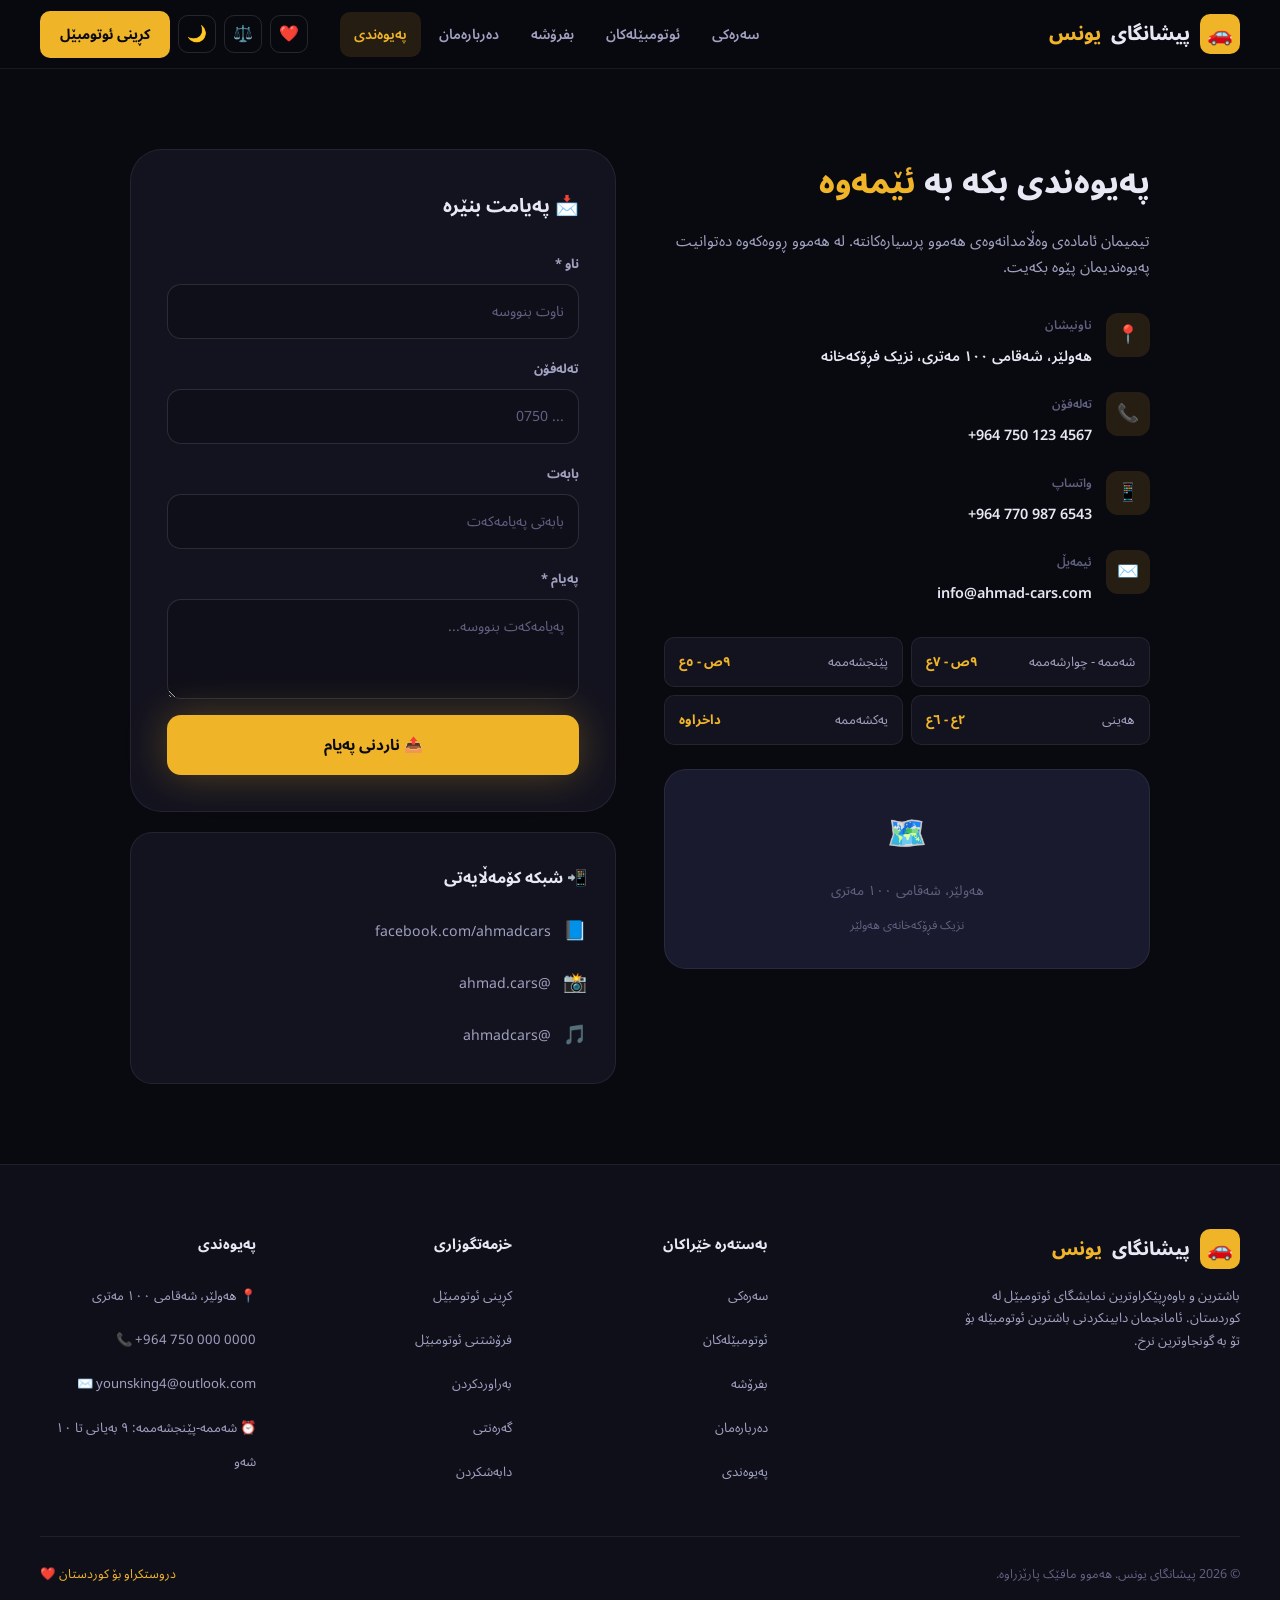
<file: contact.html>
<!DOCTYPE html>
<html lang="ckb" dir="rtl">
<head>
  <meta charset="UTF-8"/>
  <meta name="viewport" content="width=device-width,initial-scale=1.0"/>
  <title>پیشانگای یونس — پەیوەندی</title>
  <link rel="stylesheet" href="style.css"/>
</head>
<body>
<main>
  <div class="contact-wrap">
    <!-- Info Column -->
    <div class="contact-info">
      <h2>پەیوەندی بکە بە <em>ئێمەوە</em></h2>
      <p>تیمیمان ئامادەی وەڵامدانەوەی هەموو پرسیارەکانتە. لە هەموو ڕووەکەوە دەتوانیت پەیوەندیمان پێوە بکەیت.</p>

      <div class="contact-item">
        <div class="ci-icon">📍</div>
        <div><div class="ci-label">ناونیشان</div><div class="ci-val">هەولێر، شەقامی ١٠٠ مەتری، نزیک فڕۆکەخانە</div></div>
      </div>
      <div class="contact-item">
        <div class="ci-icon">📞</div>
        <div><div class="ci-label">تەلەفۆن</div><div class="ci-val" dir="ltr">+964 750 123 4567</div></div>
      </div>
      <div class="contact-item">
        <div class="ci-icon">📱</div>
        <div><div class="ci-label">واتساپ</div><div class="ci-val" dir="ltr">+964 770 987 6543</div></div>
      </div>
      <div class="contact-item">
        <div class="ci-icon">✉️</div>
        <div><div class="ci-label">ئیمەیڵ</div><div class="ci-val" dir="ltr">info@ahmad-cars.com</div></div>
      </div>

      <!-- Opening Hours -->
      <div class="hours-grid">
        <div class="hour-row"><span class="hour-day">شەممە - چوارشەممە</span><span class="hour-time">٩ص - ٧ع</span></div>
        <div class="hour-row"><span class="hour-day">پێنجشەممە</span><span class="hour-time">٩ص - ٥ع</span></div>
        <div class="hour-row"><span class="hour-day">هەینی</span><span class="hour-time">٢ع - ٦ع</span></div>
        <div class="hour-row"><span class="hour-day">یەکشەممە</span><span class="hour-time">داخراوە</span></div>
      </div>

      <div class="map-placeholder">
        <span style="font-size:2rem">🗺️</span>
        <span>هەولێر، شەقامی ١٠٠ مەتری</span>
        <span style="font-size:.75rem">نزیک فڕۆکەخانەی هەولێر</span>
      </div>
    </div>

    <!-- Contact Form -->
    <div>
      <div class="contact-form-card">
        <h3>📩 پەیامت بنێرە</h3>
        <div class="contact-form-group">
          <label>ناو *</label>
          <input id="c-name" type="text" placeholder="ناوت بنووسە"/>
        </div>
        <div class="contact-form-group">
          <label>تەلەفۆن</label>
          <input id="c-phone" type="tel" placeholder="0750 ..." dir="ltr" style="text-align:right"/>
        </div>
        <div class="contact-form-group">
          <label>بابەت</label>
          <input id="c-subject" type="text" placeholder="بابەتی پەیامەکەت"/>
        </div>
        <div class="contact-form-group">
          <label>پەیام *</label>
          <textarea id="c-msg" placeholder="پەیامەکەت بنووسە..."></textarea>
        </div>
        <button class="btn btn-gold" style="width:100%;justify-content:center" onclick="submitContact()">
          📤 ناردنی پەیام
        </button>
        <div id="contact-success" style="display:none;margin-top:16px;background:rgba(34,197,94,.08);border:1px solid rgba(34,197,94,.25);border-radius:12px;padding:16px;text-align:center;color:#22c55e;font-weight:600">
          ✅ پەیامەکەت ناردرا! زۆر سوپاس
        </div>
      </div>

      <!-- Social -->
      <div style="background:var(--card);border:1px solid var(--border);border-radius:var(--radius-lg);padding:28px;margin-top:20px">
        <h4 style="font-size:1rem;font-weight:700;margin-bottom:16px">📲 شبکە کۆمەڵایەتی</h4>
        <div style="display:flex;flex-direction:column;gap:12px">
          <div style="display:flex;align-items:center;gap:12px;font-size:.88rem;color:var(--text2)">
            <span style="font-size:1.2rem">📘</span> facebook.com/ahmadcars
          </div>
          <div style="display:flex;align-items:center;gap:12px;font-size:.88rem;color:var(--text2)">
            <span style="font-size:1.2rem">📸</span> @ahmad.cars
          </div>
          <div style="display:flex;align-items:center;gap:12px;font-size:.88rem;color:var(--text2)">
            <span style="font-size:1.2rem">🎵</span> @ahmadcars
          </div>
        </div>
      </div>
    </div>
  </div>
</main>

<script src="data.js"></script>
<script src="shared.js"></script>
<script>
  buildPage('contact');

  function submitContact() {
    const name = document.getElementById('c-name').value.trim();
    const msg  = document.getElementById('c-msg').value.trim();
    if (!name || !msg) { toast('تکایە ناو و پەیام پڕبکەرەوە', 'error'); return; }
    document.getElementById('contact-success').style.display = 'block';
    toast('پەیامەکەت ناردرا، سوپاس! ✅');
    ['c-name','c-phone','c-subject','c-msg'].forEach(id => document.getElementById(id).value = '');
  }
</script>
</body>
</html>
</file>
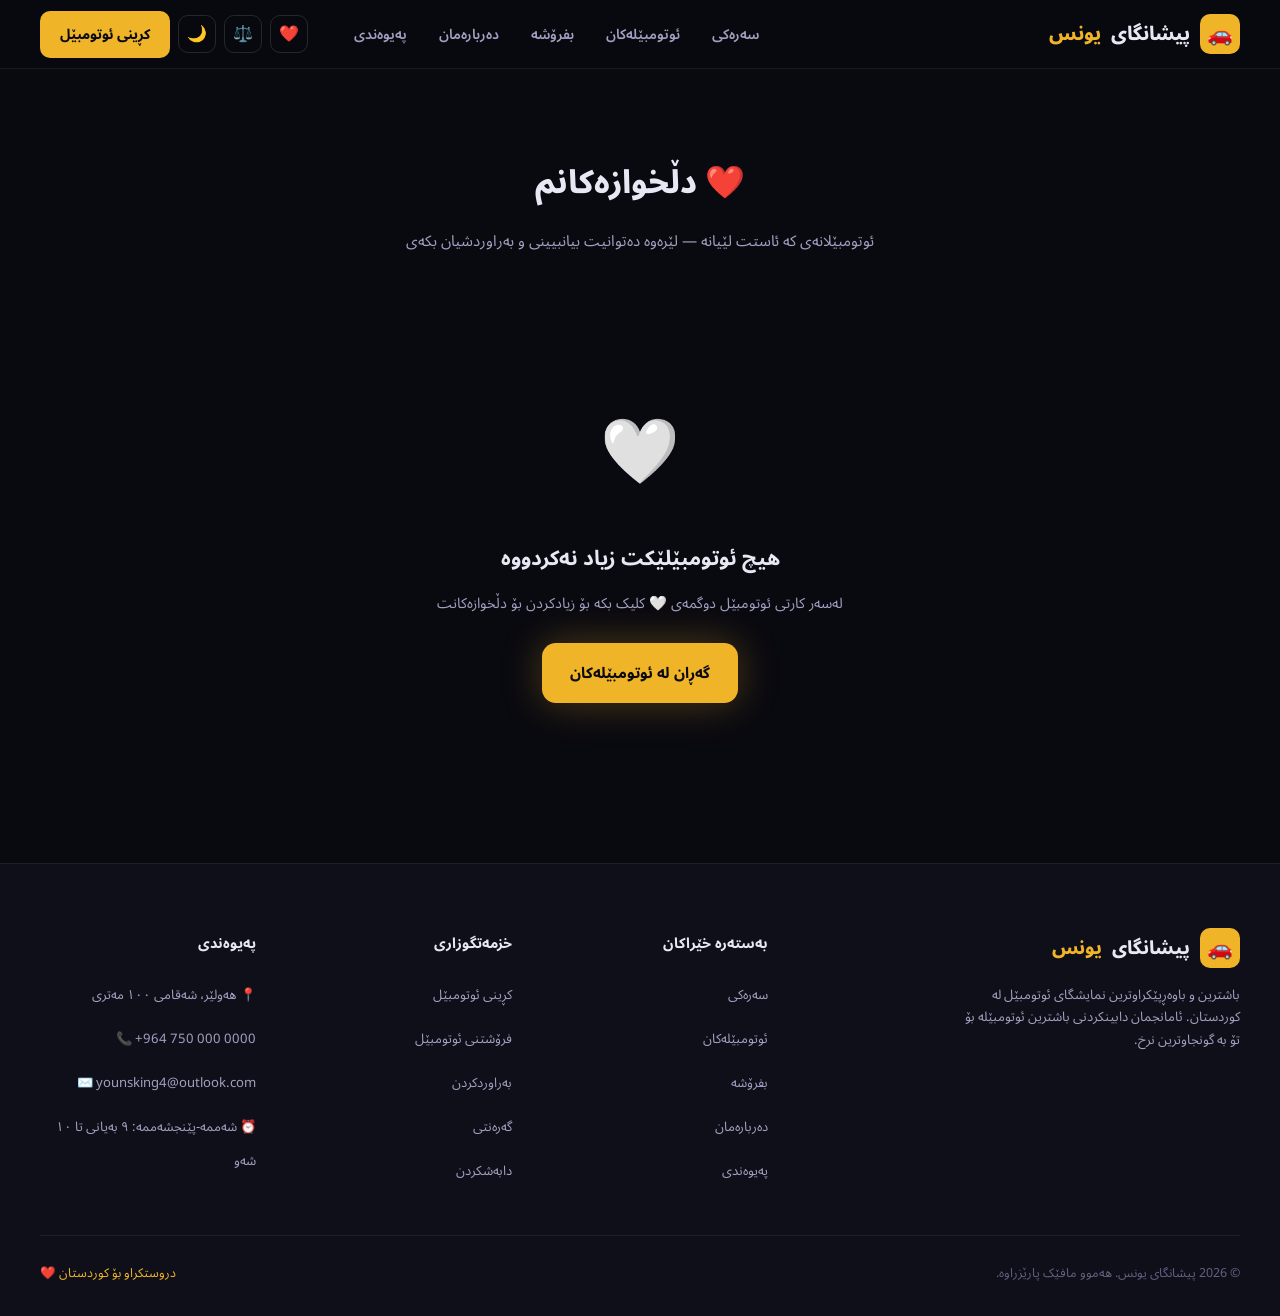
<file: favorites.html>
<!DOCTYPE html>
<html lang="ckb" dir="rtl">
<head>
  <meta charset="UTF-8"/>
  <meta name="viewport" content="width=device-width,initial-scale=1.0"/>
  <title>پیشانگای یونس — دڵخوازەکانم</title>
  <link rel="stylesheet" href="style.css"/>
</head>
<body>
<main>
  <div class="fav-wrap">
    <div class="page-header">
      <h1>❤️ دڵخوازەکانم</h1>
      <p>ئوتومبێلانەی کە ئاستت لێیانە — لێرەوە دەتوانیت بیانبیینی و بەراوردشیان بکەی</p>
    </div>
    <div id="fav-output"></div>
  </div>
</main>

<script src="data.js"></script>
<script src="shared.js"></script>
<script>
  buildPage('favorites');

  function renderFavorites() {
    const out      = document.getElementById('fav-output');
    const favCars  = CARS.filter(c => favorites.includes(c.id));
    if (!favCars.length) {
      out.innerHTML = `
        <div class="empty-state">
          <div class="empty-icon">🤍</div>
          <h3>هیچ ئوتومبێلێکت زیاد نەکردووە</h3>
          <p>لەسەر کارتی ئوتومبێل دوگمەی 🤍 کلیک بکە بۆ زیادکردن بۆ دڵخوازەکانت</p>
          <a class="btn btn-gold" href="cars.html">گەڕان لە ئوتومبێلەکان</a>
        </div>`;
      return;
    }
    out.innerHTML = `
      <div style="text-align:left;margin-bottom:20px;font-size:.88rem;color:var(--text2)">${favCars.length} ئوتومبێل</div>
      <div class="cars-grid">${favCars.map(c => carCardHTML(c)).join('')}</div>`;
  }

  renderFavorites();
</script>
</body>
</html>
</file>
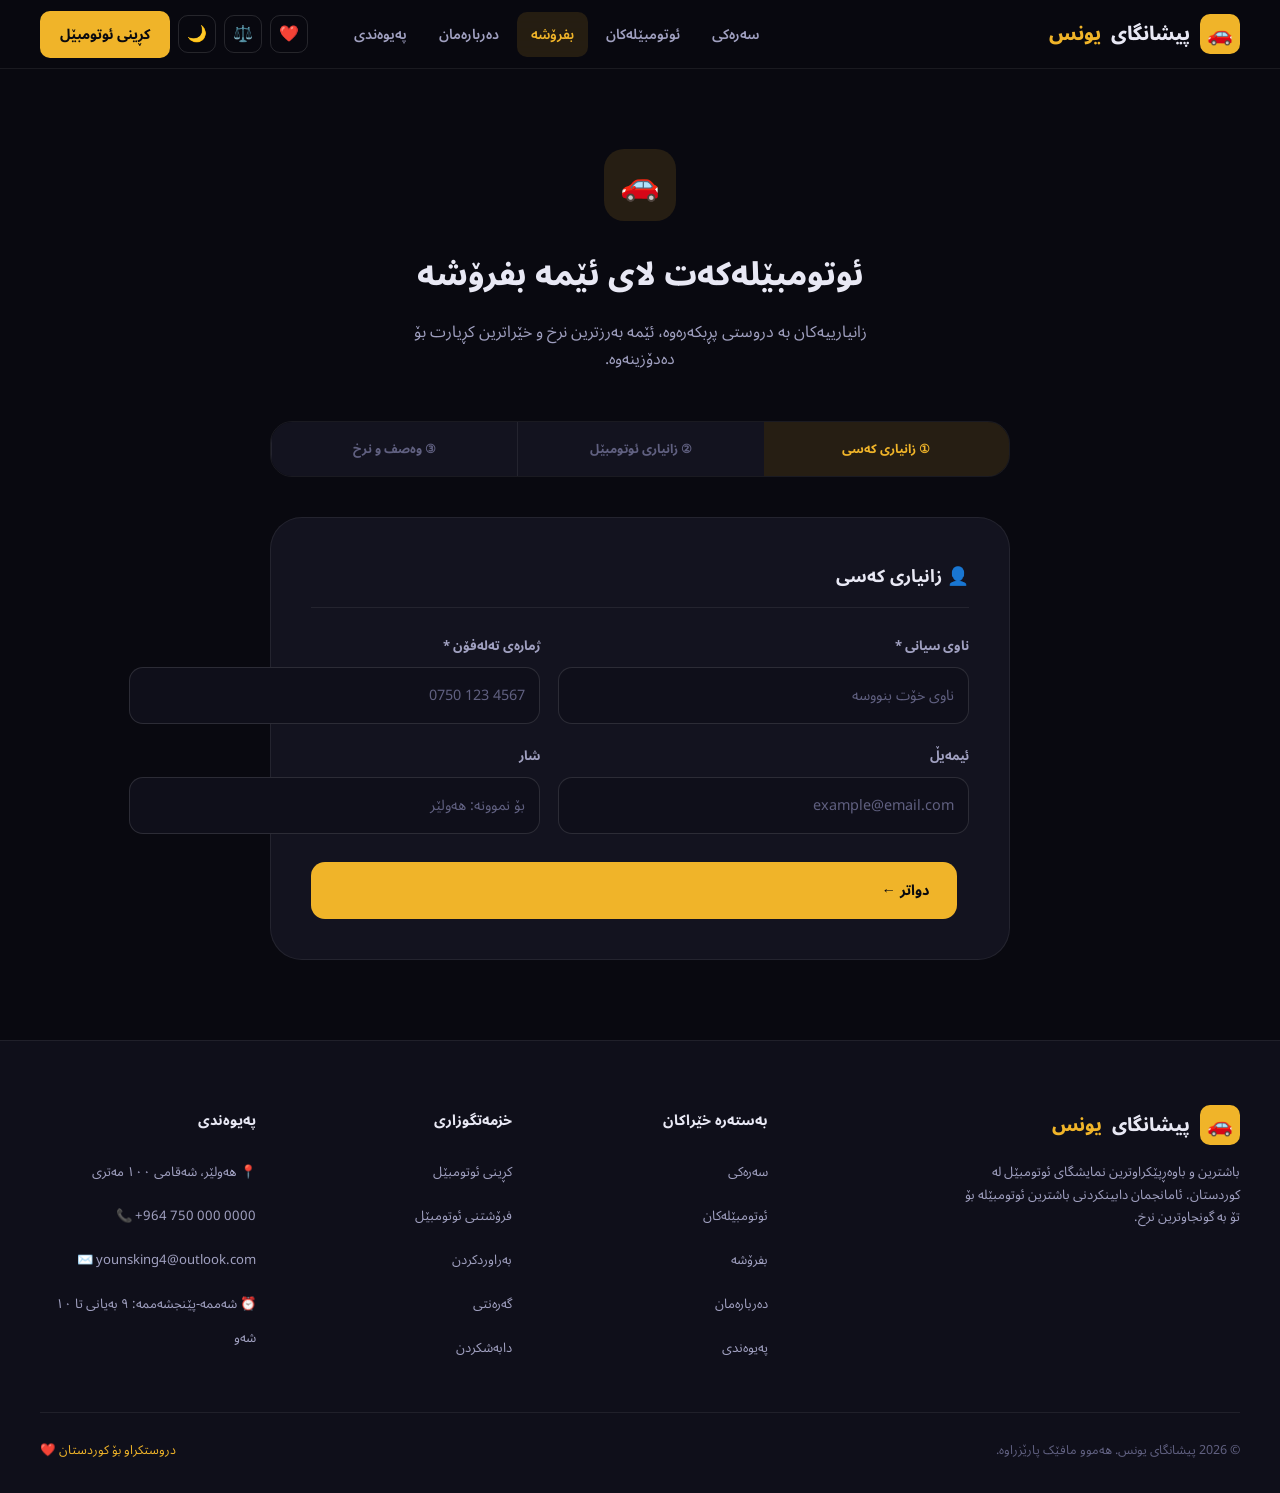
<file: sell.html>
<!DOCTYPE html>
<html lang="ckb" dir="rtl">
<head>
  <meta charset="UTF-8"/>
  <meta name="viewport" content="width=device-width,initial-scale=1.0"/>
  <title>پیشانگای یونس — بفرۆشە</title>
  <link rel="stylesheet" href="style.css"/>
</head>
<body>
<main>
  <div class="sell-wrap">
    <div class="sell-header">
      <div class="icon-circle">🚗</div>
      <h1>ئوتومبێلەکەت لای ئێمە بفرۆشە</h1>
      <p>زانیارییەکان بە دروستی پڕبکەرەوە، ئێمە بەرزترین نرخ و خێراترین کڕیارت بۆ دەدۆزینەوە.</p>
    </div>

    <!-- Step Indicator -->
    <div class="steps">
      <div class="step active" id="step-tab-1">① زانیاری کەسی</div>
      <div class="step" id="step-tab-2">② زانیاری ئوتومبێل</div>
      <div class="step" id="step-tab-3">③ وەصف و نرخ</div>
    </div>

    <div class="form-card" id="sell-form-card">
      <!-- Step 1 -->
      <div class="form-section active" id="sell-step-1">
        <div class="form-sec-title">👤 زانیاری کەسی</div>
        <div class="form-grid">
          <div class="form-group"><label>ناوی سیانی *</label><input id="s-name" type="text" placeholder="ناوی خۆت بنووسە"/></div>
          <div class="form-group"><label>ژمارەی تەلەفۆن *</label><input id="s-phone" type="tel" placeholder="0750 123 4567" dir="ltr" style="text-align:right"/></div>
          <div class="form-group"><label>ئیمەیڵ</label><input id="s-email" type="email" placeholder="example@email.com" dir="ltr" style="text-align:right"/></div>
          <div class="form-group"><label>شار</label><input id="s-city" type="text" placeholder="بۆ نموونە: هەولێر"/></div>
        </div>
        <div class="form-nav"><div></div><button class="btn-next btn" onclick="sellNext(1)">دواتر ←</button></div>
      </div>

      <!-- Step 2 -->
      <div class="form-section" id="sell-step-2">
        <div class="form-sec-title">🚘 زانیاری ئوتومبێل</div>
        <div class="form-grid">
          <div class="form-group"><label>جۆر (مارکە) *</label><input id="s-make" type="text" placeholder="بۆ نموونە: تۆیۆتا"/></div>
          <div class="form-group"><label>مۆدێل *</label><input id="s-model" type="text" placeholder="بۆ نموونە: کامری"/></div>
          <div class="form-group"><label>ساڵ *</label><input id="s-year" type="number" placeholder="2020" min="1990" max="2026"/></div>
          <div class="form-group"><label>دۆخ *</label><select id="s-cond"><option value="used">بەکارهێنراو</option><option value="new">نوێ (سفر)</option></select></div>
          <div class="form-group"><label>کیلۆمەتر *</label><input id="s-km" type="number" placeholder="0" min="0"/></div>
          <div class="form-group"><label>ڕەنگ *</label><input id="s-color" type="text" placeholder="بۆ نموونە: سپی"/></div>
          <div class="form-group"><label>جۆری سووتمەنی</label>
            <select id="s-fuel"><option>بەنزین</option><option>دیزل</option><option>هایبرید</option><option>کارەبایی</option></select>
          </div>
          <div class="form-group"><label>گیربۆکس</label>
            <select id="s-trans"><option>ئۆتۆماتیک</option><option>دەستی</option></select>
          </div>
        </div>
        <div class="form-nav">
          <button class="btn-prev btn" onclick="sellPrev(2)">→ گەڕانەوە</button>
          <button class="btn-next btn" onclick="sellNext(2)">دواتر ←</button>
        </div>
      </div>

      <!-- Step 3 -->
      <div class="form-section" id="sell-step-3">
        <div class="form-sec-title">💰 وەصف و نرخ</div>
        <div class="form-grid">
          <div class="form-group"><label>نرخی داواکراو ($) *</label><input id="s-price" type="number" placeholder="نرخ بە دۆلار" min="0"/></div>
          <div class="form-group"><label>ئایا ڕووپێوی هاتووە؟</label><select id="s-inspected"><option>بەڵێ</option><option>نەخێر</option></select></div>
          <div class="form-group full"><label>وەصفی ئوتومبێل *</label><textarea id="s-desc" placeholder="هەر زانیارییەکی تر کە پێویستە کڕیار بیزانێت..."></textarea></div>
        </div>
        <div class="form-nav">
          <button class="btn-prev btn" onclick="sellPrev(3)">→ گەڕانەوە</button>
          <button class="btn-next btn" onclick="sellSubmit()">✅ ناردنی داواکاری</button>
        </div>
      </div>
    </div>

    <!-- Success -->
    <div class="sell-success" id="sell-success-view" style="display:none">
      <div class="check">✅</div>
      <h2>داواکارییەکەت سەرکەوتوو بوو!</h2>
      <p>زانیارییەکانی ئوتومبێلەکەت گەیشتە دەستمان. تیمیمان لە نزیکترین کاتدا پەیوەندیت پێوە دەکات.</p>
      <a class="btn btn-gold" href="index.html" style="margin:28px auto 0">گەڕانەوە بۆ سەرەکی</a>
    </div>
  </div>
</main>

<script src="data.js"></script>
<script src="shared.js"></script>
<script>
  buildPage('sell');

  function sellNext(step) {
    if (step === 1 && (!document.getElementById('s-name').value.trim() || !document.getElementById('s-phone').value.trim())) {
      toast('تکایە زانیاری کەسی پڕبکەرەوە', 'error'); return;
    }
    if (step === 2 && (!document.getElementById('s-make').value.trim() || !document.getElementById('s-model').value.trim() || !document.getElementById('s-year').value)) {
      toast('تکایە زانیاری ئوتومبێل پڕبکەرەوە', 'error'); return;
    }
    document.getElementById(`sell-step-${step}`).classList.remove('active');
    document.getElementById(`sell-step-${step + 1}`).classList.add('active');
    document.getElementById(`step-tab-${step}`).classList.replace('active', 'done');
    document.getElementById(`step-tab-${step + 1}`).classList.add('active');
  }

  function sellPrev(step) {
    document.getElementById(`sell-step-${step}`).classList.remove('active');
    document.getElementById(`sell-step-${step - 1}`).classList.add('active');
    document.getElementById(`step-tab-${step}`).classList.remove('active');
    document.getElementById(`step-tab-${step - 1}`).classList.remove('done');
    document.getElementById(`step-tab-${step - 1}`).classList.add('active');
  }

  function sellSubmit() {
    if (!document.getElementById('s-price').value || !document.getElementById('s-desc').value.trim()) {
      toast('تکایە وەصف و نرخ پڕبکەرەوە', 'error'); return;
    }
    document.getElementById('sell-form-card').style.display = 'none';
    document.getElementById('sell-success-view').style.display = 'block';
    document.querySelectorAll('.steps .step').forEach(s => { s.classList.remove('active'); s.classList.add('done'); });
    toast('داواکارییەکەت ناردرا! ✅');
  }
</script>
</body>
</html>
</file>
<file: style.css>
/* ═══════════════════════════════════════
   پیشانگای یونس — Main Stylesheet
   ═══════════════════════════════════════ */
@import url('https://fonts.googleapis.com/css2?family=Noto+Sans+Arabic&display=swap');

:root {
  --bg: #090910; --bg2: #0f0f1a; --bg3: #14142a;
  --card: #13131f; --card2: #1a1a2e;
  --border: rgba(255,255,255,.07); --border2: rgba(255,255,255,.12);
  --gold: #f0b429; --gold2: #ffd369; --gold-dim: rgba(240,180,41,.12);
  --purple: #7c5cbf; --blue: #3b82f6; --green: #22c55e; --red: #ef4444;
  --text: #e8e8f4; --text2: #a0a0c0; --text3: #606080;
  --radius: 14px; --radius-lg: 22px; --radius-xl: 32px;
  --shadow: 0 20px 60px rgba(0,0,0,.4);
  --transition: .25s cubic-bezier(.4,0,.2,1);
}

.light {
  --bg: #f0f0f8; --bg2: #e8e8f5; --bg3: #ddddf0;
  --card: #fff; --card2: #f5f5ff;
  --border: rgba(0,0,0,.08); --border2: rgba(0,0,0,.14);
  --text: #1a1a2e; --text2: #4a4a6a; --text3: #8888aa;
}

* { margin: 0; padding: 0; box-sizing: border-box; }
html { scroll-behavior: smooth; }
body {
  font-family: "Noto Sans Arabic", sans-serif;
  background: var(--bg); color: var(--text);
  direction: rtl; min-height: 100vh; overflow-x: hidden;
  transition: background var(--transition), color var(--transition);
}
a { text-decoration: none; color: inherit; }
img { display: block; max-width: 100%; }
button { cursor: pointer; font-family: inherit; }
input, select, textarea { font-family: inherit; }

/* ─── SCROLLBAR ─── */
::-webkit-scrollbar { width: 6px; }
::-webkit-scrollbar-track { background: var(--bg2); }
::-webkit-scrollbar-thumb { background: var(--gold); border-radius: 99px; }

/* ─── PAGE SYSTEM ─── */
.page { display: none; animation: pageFade .35s ease; }
.page.active { display: block; }
@keyframes pageFade { from { opacity: 0; transform: translateY(12px); } to { opacity: 1; transform: none; } }

/* ─── TOAST ─── */
#toast-container {
  position: fixed; bottom: 30px; left: 30px; z-index: 9999;
  display: flex; flex-direction: column; gap: 10px;
}
.toast {
  background: var(--card2); border: 1px solid var(--border2);
  border-radius: var(--radius); padding: 14px 20px;
  font-size: .88rem; font-weight: 600; color: var(--text);
  display: flex; align-items: center; gap: 10px;
  animation: toastIn .3s ease, toastOut .4s 2.6s ease forwards;
  box-shadow: var(--shadow); min-width: 260px;
}
.toast.success { border-color: rgba(34,197,94,.3); }
.toast.error { border-color: rgba(239,68,68,.3); }
@keyframes toastIn { from { transform: translateY(20px); opacity: 0; } to { transform: none; opacity: 1; } }
@keyframes toastOut { to { opacity: 0; transform: translateY(10px); } }

/* ─── NAVIGATION ─── */
nav {
  position: sticky; top: 0; z-index: 500;
  background: rgba(9,9,16,.85); backdrop-filter: blur(18px);
  border-bottom: 1px solid var(--border); padding: 0 40px;
  transition: background var(--transition);
}
.light nav { background: rgba(240,240,248,.9); }
.nav-inner {
  max-width: 1200px; margin: 0 auto;
  display: flex; align-items: center; height: 68px; gap: 32px;
}
.logo {
  display: flex; align-items: center; gap: 10px;
  font-size: 1.2rem; font-weight: 800; margin-left: auto;
  white-space: nowrap; cursor: pointer;
}
.logo-icon {
  width: 40px; height: 40px; background: var(--gold);
  border-radius: 10px; display: flex; align-items: center;
  justify-content: center; font-size: 1.3rem; flex-shrink: 0;
}
.logo span { color: var(--gold); }
.nav-links { display: flex; gap: 4px; align-items: center; margin-right: auto; }
.nav-link {
  padding: 8px 14px; border-radius: 10px; font-size: .88rem;
  font-weight: 600; color: var(--text2); cursor: pointer;
  border: none; background: transparent;
  transition: background var(--transition), color var(--transition);
}
.nav-link:hover, .nav-link.active { background: var(--gold-dim); color: var(--gold); }
.nav-actions { display: flex; gap: 8px; align-items: center; }
.icon-btn {
  width: 38px; height: 38px; border: 1px solid var(--border2);
  border-radius: 10px; background: transparent; color: var(--text);
  display: flex; align-items: center; justify-content: center;
  font-size: 1rem; transition: background var(--transition), border-color var(--transition);
  position: relative;
}
.icon-btn:hover { background: var(--gold-dim); border-color: rgba(240,180,41,.3); }
.badge-pill {
  position: absolute; top: -6px; right: -6px;
  background: var(--red); color: #fff; font-size: .6rem;
  font-weight: 800; padding: 2px 5px; border-radius: 99px;
  min-width: 16px; text-align: center; display: none;
}
.badge-pill.show { display: block; }
.nav-buy {
  background: var(--gold); color: #0a0a0f; padding: 9px 20px;
  border-radius: 10px; font-weight: 700; font-size: .88rem;
  border: none; transition: opacity var(--transition), transform var(--transition);
}
.nav-buy:hover { opacity: .9; transform: translateY(-1px); }
.hamburger { display: none; flex-direction: column; gap: 5px; border: none; background: transparent; padding: 4px; }
.hamburger span { display: block; width: 22px; height: 2px; background: var(--text); border-radius: 2px; transition: .3s; }

/* ─── MOBILE MENU ─── */
.mobile-menu {
  display: none; position: fixed; inset: 0;
  background: var(--bg); z-index: 400;
  padding: 100px 30px 30px; flex-direction: column; gap: 8px;
}
.mobile-menu.open { display: flex; }
.mobile-link {
  padding: 16px 20px; border-radius: var(--radius);
  font-size: 1.1rem; font-weight: 600; color: var(--text2);
  border: 1px solid var(--border); cursor: pointer;
  background: transparent; transition: background .2s, color .2s;
  text-align: right;
}
.mobile-link.active, .mobile-link:hover {
  background: var(--gold-dim); color: var(--gold);
  border-color: rgba(240,180,41,.3);
}

/* ─── COMPARE BAR ─── */
#compare-bar {
  position: fixed; bottom: 0; left: 0; right: 0;
  background: var(--card2); border-top: 1px solid var(--border2);
  padding: 14px 40px; display: none;
  align-items: center; justify-content: space-between;
  z-index: 400; gap: 16px; flex-wrap: wrap;
}
#compare-bar.show { display: flex; }
.compare-chip {
  background: var(--gold-dim); border: 1px solid rgba(240,180,41,.3);
  border-radius: 99px; padding: 5px 14px;
  font-size: .8rem; font-weight: 700; color: var(--gold);
}

/* ─── BUTTONS ─── */
.btn {
  display: inline-flex; align-items: center; gap: 8px;
  padding: 14px 28px; border-radius: var(--radius);
  font-weight: 700; font-size: .95rem; border: none;
  transition: all var(--transition); cursor: pointer;
}
.btn-gold { background: var(--gold); color: #0a0a0f; box-shadow: 0 0 40px rgba(240,180,41,.3); }
.btn-gold:hover { transform: translateY(-2px); box-shadow: 0 0 60px rgba(240,180,41,.45); }
.btn-outline { background: rgba(255,255,255,.05); color: var(--text); border: 1px solid var(--border2); }
.btn-outline:hover { background: rgba(255,255,255,.09); transform: translateY(-2px); }

/* ─── SCROLL REVEAL ─── */
.reveal { opacity: 0; transform: translateY(24px); transition: opacity .6s ease, transform .6s ease; }
.reveal.visible { opacity: 1; transform: none; }
.reveal-delay-1 { transition-delay: .1s; }
.reveal-delay-2 { transition-delay: .2s; }
.reveal-delay-3 { transition-delay: .3s; }

/* ═══════════════════════════
   HOME PAGE
   ═══════════════════════════ */

/* Hero */
.hero {
  min-height: 90vh; display: flex; align-items: center;
  position: relative; overflow: hidden; padding: 80px 40px;
}
.hero-bg {
  position: absolute; inset: 0;
  background:
    radial-gradient(ellipse 70% 60% at 70% 40%, rgba(240,180,41,.1) 0%, transparent 60%),
    radial-gradient(ellipse 50% 50% at 20% 70%, rgba(124,92,191,.07) 0%, transparent 55%),
    var(--bg);
  pointer-events: none;
}
.hero-orb {
  position: absolute; border-radius: 50%; filter: blur(80px);
  pointer-events: none; animation: orbFloat 8s ease-in-out infinite;
}
.hero-orb-1 { width: 400px; height: 400px; background: rgba(240,180,41,.06); top: -100px; left: -100px; animation-delay: -2s; }
.hero-orb-2 { width: 300px; height: 300px; background: rgba(124,92,191,.06); bottom: 0; right: 100px; }
@keyframes orbFloat { 0%,100% { transform: translateY(0) scale(1); } 50% { transform: translateY(-30px) scale(1.05); } }
.hero-content { position: relative; z-index: 2; max-width: 680px; }
.hero-badge {
  display: inline-flex; align-items: center; gap: 8px;
  background: var(--gold-dim); border: 1px solid rgba(240,180,41,.25);
  color: var(--gold); padding: 7px 16px; border-radius: 99px;
  font-size: .8rem; font-weight: 700; margin-bottom: 28px;
}
.pulse {
  width: 8px; height: 8px; background: var(--gold); border-radius: 50%;
  animation: pulseAnim 2s infinite;
}
@keyframes pulseAnim { 0%,100% { box-shadow: 0 0 0 0 rgba(240,180,41,.5); } 70% { box-shadow: 0 0 0 8px rgba(240,180,41,0); } }
.hero h1 {
  font-size: clamp(2.6rem, 5.5vw, 5rem); font-weight: 900;
  line-height: 1.08; margin-bottom: 24px; letter-spacing: -.02em;
}
.hero h1 em {
  font-style: normal;
  background: linear-gradient(135deg, var(--gold), var(--gold2));
  -webkit-background-clip: text; -webkit-text-fill-color: transparent;
  background-clip: text;
}
.hero-sub { font-size: 1.1rem; color: var(--text2); line-height: 1.75; margin-bottom: 40px; max-width: 540px; }
.hero-btns { display: flex; gap: 14px; flex-wrap: wrap; }
.hero-stats { display: flex; gap: 40px; margin-top: 60px; flex-wrap: wrap; }
.hstat { display: flex; flex-direction: column; }
.hstat-num { font-size: 1.8rem; font-weight: 900; color: var(--gold); }
.hstat-label { font-size: .8rem; color: var(--text3); margin-top: 2px; }
.hero-scroll {
  position: absolute; bottom: 36px; left: 50%; transform: translateX(-50%);
  display: flex; flex-direction: column; align-items: center; gap: 6px;
  color: var(--text3); font-size: .75rem;
  animation: scrollBounce 2s ease-in-out infinite;
}
@keyframes scrollBounce { 0%,100% { transform: translateX(-50%) translateY(0); } 50% { transform: translateX(-50%) translateY(8px); } }
.hero-scroll::after { content: ''; display: block; width: 1px; height: 40px; background: linear-gradient(to bottom, var(--text3), transparent); }

/* Features Strip */
.features-strip { padding: 70px 40px; border-top: 1px solid var(--border); border-bottom: 1px solid var(--border); background: var(--bg2); }
.features-grid { max-width: 1200px; margin: 0 auto; display: grid; grid-template-columns: repeat(auto-fit, minmax(230px, 1fr)); gap: 24px; }
.feat-card {
  background: var(--card); border: 1px solid var(--border);
  border-radius: var(--radius-lg); padding: 32px 24px; text-align: center;
  transition: border-color var(--transition), transform var(--transition), box-shadow var(--transition);
}
.feat-card:hover { border-color: rgba(240,180,41,.3); transform: translateY(-4px); box-shadow: 0 20px 50px rgba(240,180,41,.07); }
.feat-icon {
  width: 60px; height: 60px; background: var(--gold-dim); border-radius: 16px;
  display: flex; align-items: center; justify-content: center;
  font-size: 1.6rem; margin: 0 auto 18px;
}
.feat-card h3 { font-size: 1rem; font-weight: 700; margin-bottom: 8px; }
.feat-card p { font-size: .84rem; color: var(--text2); line-height: 1.6; }

/* Section */
.sec { padding: 80px 40px; }
.sec-header { max-width: 1200px; margin: 0 auto 48px; display: flex; justify-content: space-between; align-items: flex-end; flex-wrap: wrap; gap: 16px; }
.sec-title h2 { font-size: 2rem; font-weight: 800; margin-bottom: 6px; }
.sec-title h2 em { font-style: normal; color: var(--gold); }
.sec-title p { color: var(--text2); font-size: .9rem; }
.see-all { color: var(--gold); font-size: .88rem; font-weight: 700; display: flex; align-items: center; gap: 4px; cursor: pointer; border: none; background: transparent; transition: gap var(--transition); }
.see-all:hover { gap: 8px; }

/* Testimonials */
.testimonials { background: var(--bg2); padding: 80px 40px; border-top: 1px solid var(--border); }
.testi-grid { max-width: 1200px; margin: 0 auto; display: grid; grid-template-columns: repeat(auto-fit, minmax(280px, 1fr)); gap: 24px; }
.testi-card { background: var(--card); border: 1px solid var(--border); border-radius: var(--radius-lg); padding: 28px; transition: border-color .2s; }
.testi-card:hover { border-color: rgba(240,180,41,.2); }
.testi-stars { color: var(--gold); font-size: .85rem; margin-bottom: 14px; letter-spacing: 2px; }
.testi-text { font-size: .88rem; color: var(--text2); line-height: 1.7; margin-bottom: 18px; }
.testi-author { display: flex; align-items: center; gap: 12px; }
.testi-avatar { width: 42px; height: 42px; border-radius: 50%; background: var(--gold-dim); display: flex; align-items: center; justify-content: center; font-size: 1.1rem; }
.testi-name { font-weight: 700; font-size: .9rem; }
.testi-loc { font-size: .75rem; color: var(--text3); }

/* CTA Banner */
.cta-banner {
  padding: 100px 40px; text-align: center;
  background: radial-gradient(ellipse at center, rgba(240,180,41,.07) 0%, transparent 65%);
  border-top: 1px solid var(--border); border-bottom: 1px solid var(--border);
}
.cta-banner h2 { font-size: 2.4rem; font-weight: 900; margin-bottom: 14px; }
.cta-banner p { color: var(--text2); max-width: 520px; margin: 0 auto 36px; line-height: 1.7; font-size: 1rem; }

/* ═══════════════════════════
   CAR CARDS
   ═══════════════════════════ */
.cars-grid { max-width: 1200px; margin: 0 auto; display: grid; grid-template-columns: repeat(auto-fill, minmax(300px, 1fr)); gap: 24px; }
.car-card {
  background: var(--card); border: 1px solid var(--border);
  border-radius: var(--radius-lg); overflow: hidden;
  display: flex; flex-direction: column;
  transition: border-color var(--transition), transform var(--transition), box-shadow var(--transition);
  position: relative;
}
.car-card:hover { border-color: rgba(240,180,41,.3); transform: translateY(-5px); box-shadow: 0 24px 64px rgba(0,0,0,.35); }
.car-img-wrap { aspect-ratio: 16/10; overflow: hidden; position: relative; background: var(--card2); }
.car-img-wrap img { width: 100%; height: 100%; object-fit: cover; opacity: .6; filter: grayscale(20%); transition: transform .5s ease, opacity .3s; position: relative; z-index: 1; }
.car-card:hover .car-img-wrap img { transform: scale(1.06); opacity: .75; }
.car-tags { position: absolute; top: 12px; right: 12px; display: flex; gap: 6px; z-index: 2; }
.tag { padding: 4px 11px; border-radius: 99px; font-size: .72rem; font-weight: 800; backdrop-filter: blur(8px); }
.tag-new { background: rgba(240,180,41,.9); color: #0a0a0f; }
.tag-used { background: rgba(10,10,20,.75); color: var(--text); border: 1px solid rgba(255,255,255,.15); }
.tag-feat { background: rgba(124,92,191,.85); color: #fff; }
.fav-btn {
  position: absolute; top: 12px; left: 12px; z-index: 2;
  width: 34px; height: 34px; background: rgba(10,10,20,.7);
  border: 1px solid rgba(255,255,255,.15); border-radius: 50%;
  display: flex; align-items: center; justify-content: center;
  font-size: .9rem; cursor: pointer; backdrop-filter: blur(8px);
  transition: background .2s, transform .2s;
}
.fav-btn:hover { background: rgba(239,68,68,.3); transform: scale(1.15); }
.fav-btn.active { background: rgba(239,68,68,.4); border-color: rgba(239,68,68,.5); }
.car-body { padding: 20px; flex: 1; display: flex; flex-direction: column; }
.car-header { display: flex; justify-content: space-between; align-items: flex-start; gap: 8px; margin-bottom: 8px; }
.car-name { font-size: 1.05rem; font-weight: 800; }
.car-price { font-size: 1.05rem; font-weight: 900; color: var(--gold); direction: ltr; white-space: nowrap; flex-shrink: 0; }
.car-desc { font-size: .82rem; color: var(--text2); line-height: 1.55; margin-bottom: 16px; display: -webkit-box; -webkit-line-clamp: 2; -webkit-box-orient: vertical; overflow: hidden; }
.car-specs { display: grid; grid-template-columns: 1fr 1fr; gap: 7px; margin-bottom: 16px; }
.spec-item { background: var(--bg2); border-radius: 9px; padding: 7px 10px; font-size: .78rem; color: var(--text2); display: flex; align-items: center; gap: 6px; }
.car-actions { display: flex; gap: 8px; margin-top: auto; }
.car-btn { flex: 1; padding: 10px; border-radius: 10px; font-size: .82rem; font-weight: 700; border: 1px solid var(--border2); background: transparent; color: var(--text); transition: all .2s; text-align: center; cursor: pointer; }
.car-btn:hover, .car-btn.primary { background: var(--gold); color: #0a0a0f; border-color: var(--gold); }
.car-btn.compare-btn { flex: 0 0 auto; padding: 10px 12px; }
.car-btn.compare-btn.added { background: rgba(59,130,246,.2); border-color: rgba(59,130,246,.4); color: #93c5fd; }

/* List View */
.cars-list { max-width: 1200px; margin: 0 auto; display: flex; flex-direction: column; gap: 16px; }
.car-list-item {
  background: var(--card); border: 1px solid var(--border);
  border-radius: var(--radius-lg); overflow: hidden; display: flex;
  transition: border-color var(--transition), transform var(--transition); cursor: pointer;
}
.car-list-item:hover { border-color: rgba(240,180,41,.3); transform: translateX(-4px); }
.car-list-img { width: 200px; flex-shrink: 0; position: relative; overflow: hidden; background: var(--card2); }
.car-list-img img { width: 100%; height: 100%; object-fit: cover; opacity: .6; filter: grayscale(20%); }
.car-list-body { flex: 1; padding: 20px; display: flex; justify-content: space-between; align-items: center; gap: 16px; flex-wrap: wrap; }
.car-list-specs { display: flex; gap: 12px; flex-wrap: wrap; margin-top: 10px; }

/* ═══════════════════════════
   CARS PAGE FILTERS
   ═══════════════════════════ */
.cars-layout { max-width: 1200px; margin: 0 auto; display: flex; gap: 28px; align-items: flex-start; }
.sidebar {
  width: 260px; flex-shrink: 0; background: var(--card);
  border: 1px solid var(--border); border-radius: var(--radius-lg);
  padding: 24px; position: sticky; top: 88px; z-index: 1000;  
}
.sidebar h3 { font-size: .95rem; font-weight: 700; margin-bottom: 20px; }
.filter-group { margin-bottom: 24px; }
.filter-title { font-size: .8rem; font-weight: 700; color: var(--text3); text-transform: uppercase; letter-spacing: .06em; display: block; margin-bottom: 10px; }
.radio-option { display: flex; align-items: center; gap: 10px; padding: 8px 0; cursor: pointer; color: var(--text2); font-size: .85rem; transition: color .2s; }
.radio-option:hover { color: var(--text); }
.radio-option input { accent-color: var(--gold); width: 14px; height: 14px; cursor: pointer; }
.range-inputs { display: flex; gap: 8px;  position: relative;
  z-index: 9999; flex: none;
  }
.range-inputs input {
  flex: none; background: var(--bg2); border: 1px solid var(--border2);
  color: var(--text); padding: 8px 10px; border-radius: 9px;
  font-size: .82rem; outline: none; text-align: center; width: 100px;
}
.range-inputs input:focus { border-color: var(--gold); }
.sidebar-reset {
  width: 100%; padding: 10px; border-radius: 10px;
  background: transparent; border: 1px solid var(--border2);
  color: var(--text2); font-size: .82rem; font-weight: 600; transition: all .2s;
}
.sidebar-reset:hover { background: rgba(239,68,68,.1); border-color: rgba(239,68,68,.3); color: var(--red); }
.cars-main { flex: 1; min-width: 0; }
.cars-toolbar { display: flex; justify-content: space-between; align-items: center; margin-bottom: 20px; gap: 12px; flex-wrap: wrap; }
.toolbar-left { display: flex; align-items: center; gap: 10px; flex: 1; }
.search-input {
  flex: 1; background: var(--card); border: 1px solid var(--border2);
  color: var(--text); padding: 11px 16px; border-radius: var(--radius);
  font-size: .88rem; outline: none; transition: border-color .2s;
}
.search-input:focus { border-color: var(--gold); }
.search-input::placeholder { color: var(--text3); }
.sort-select {
  background: var(--card); border: 1px solid var(--border2);
  color: var(--text); padding: 11px 14px; border-radius: var(--radius);
  font-size: .82rem; outline: none; cursor: pointer;
}
.sort-select option { background: var(--card2); }
.view-toggle { display: flex; gap: 4px; }
.view-btn {
  width: 36px; height: 36px; border: 1px solid var(--border2);
  border-radius: 9px; background: transparent; color: var(--text2);
  display: flex; align-items: center; justify-content: center;
  font-size: .9rem; transition: all .2s;
}
.view-btn.active, .view-btn:hover { background: var(--gold-dim); border-color: rgba(240,180,41,.3); color: var(--gold); }
.results-count { font-size: .82rem; color: var(--text3); margin-bottom: 16px; }

/* ═══════════════════════════
   SELL FORM
   ═══════════════════════════ */
.sell-wrap { max-width: 820px; margin: 0 auto; padding: 80px 40px; }
.sell-header { text-align: center; margin-bottom: 48px; }
.icon-circle { width: 72px; height: 72px; background: var(--gold-dim); border-radius: 20px; display: flex; align-items: center; justify-content: center; font-size: 2rem; margin: 0 auto 20px; }
.sell-header h1 { font-size: 2rem; font-weight: 800; margin-bottom: 10px; }
.sell-header p { color: var(--text2); font-size: 1rem; line-height: 1.7; max-width: 500px; margin: 0 auto; }
.steps { display: flex; margin-bottom: 40px; border-radius: var(--radius-lg); overflow: hidden; border: 1px solid var(--border); }
.step { flex: 1; padding: 14px; text-align: center; font-size: .78rem; font-weight: 700; color: var(--text3); background: var(--card); cursor: default; border-left: 1px solid var(--border); transition: all .2s; display: flex; align-items: center; justify-content: center; gap: 6px; }
.step:first-child { border-left: none; }
.step.active { background: var(--gold-dim); color: var(--gold); }
.step.done { background: rgba(34,197,94,.07); color: var(--green); }
.form-card { background: var(--card); border: 1px solid var(--border); border-radius: var(--radius-xl); padding: 40px; }
.form-section { display: none; }
.form-section.active { display: block; animation: pageFade .3s ease; }
.form-sec-title { font-size: 1.1rem; font-weight: 700; margin-bottom: 24px; padding-bottom: 12px; border-bottom: 1px solid var(--border); }
.form-grid { display: grid; grid-template-columns: 1fr 1fr; gap: 18px; }
.form-group { display: flex; flex-direction: column; gap: 7px; }
.form-group.full { grid-column: 1 / -1; }
.form-group label { font-size: .82rem; font-weight: 700; color: var(--text2); }
.form-group input, .form-group select, .form-group textarea {
  background: var(--bg2); border: 1px solid var(--border2);
  color: var(--text); padding: 12px 14px; border-radius: var(--radius);
  font-size: .9rem; outline: none; transition: border-color .2s;
}
.form-group input:focus, .form-group select:focus, .form-group textarea:focus { border-color: var(--gold); }
.form-group input::placeholder, .form-group textarea::placeholder { color: var(--text3); }
.form-group select option { background: var(--card2); }
.form-group textarea { resize: vertical; min-height: 90px; }
.form-nav { display: flex; gap: 12px; margin-top: 28px; justify-content: space-between; }
.form-nav button { padding: 13px 28px; border-radius: var(--radius); font-weight: 700; font-size: .9rem; border: none; }
.btn-prev { background: var(--bg2); border: 1px solid var(--border2) !important; color: var(--text2); transition: all .2s; }
.btn-prev:hover { color: var(--text); }
.btn-next { background: var(--gold); color: #0a0a0f; flex: 1; }
.btn-next:hover { opacity: .9; }
.sell-success { text-align: center; padding: 50px 20px; }
.sell-success .check { width: 80px; height: 80px; background: rgba(34,197,94,.1); border-radius: 50%; display: flex; align-items: center; justify-content: center; font-size: 2.2rem; margin: 0 auto 24px; }

/* ═══════════════════════════
   ABOUT PAGE
   ═══════════════════════════ */
.about-hero { min-height: 45vh; display: flex; align-items: center; justify-content: center; text-align: center; position: relative; overflow: hidden; padding: 80px 40px; }
.about-hero-bg { position: absolute; inset: 0; background: radial-gradient(ellipse 80% 60% at center, rgba(240,180,41,.07) 0%, transparent 65%), var(--bg); }
.about-hero h1 { font-size: clamp(2rem, 5vw, 3.8rem); font-weight: 900; margin-bottom: 16px; position: relative; z-index: 1; }
.about-hero h1 em { font-style: normal; color: var(--gold); }
.about-hero p { color: var(--text2); font-size: 1.05rem; max-width: 560px; line-height: 1.75; position: relative; z-index: 1; }
.about-cards { max-width: 1200px; margin: 0 auto; display: grid; grid-template-columns: repeat(auto-fit, minmax(260px, 1fr)); gap: 24px; padding: 0 40px 60px; }
.about-card { background: var(--card); border: 1px solid var(--border); border-radius: var(--radius-lg); padding: 32px; transition: border-color .2s, transform .2s; }
.about-card:hover { border-color: rgba(240,180,41,.25); transform: translateY(-3px); }
.about-card .ac-icon { font-size: 2rem; margin-bottom: 16px; }
.about-card h3 { font-size: 1.05rem; font-weight: 700; margin-bottom: 10px; }
.about-card p { font-size: .85rem; color: var(--text2); line-height: 1.65; }
.stats-row { background: var(--bg2); border-top: 1px solid var(--border); border-bottom: 1px solid var(--border); padding: 60px 40px; }
.stats-inner { max-width: 1200px; margin: 0 auto; display: grid; grid-template-columns: repeat(4, 1fr); gap: 20px; }
.stat-box { text-align: center; padding: 30px 20px; background: var(--card); border-radius: var(--radius-lg); border: 1px solid var(--border); }
.stat-num { font-size: 2.5rem; font-weight: 900; color: var(--gold); direction: ltr; display: block; }
.stat-label { font-size: .82rem; color: var(--text2); margin-top: 4px; }
.team-grid { max-width: 1200px; margin: 40px auto 0; display: grid; grid-template-columns: repeat(auto-fill, minmax(230px, 1fr)); gap: 24px; padding: 0 40px; }
.team-card { background: var(--card); border: 1px solid var(--border); border-radius: var(--radius-lg); padding: 28px; text-align: center; transition: border-color .2s, transform .2s; }
.team-card:hover { border-color: rgba(240,180,41,.25); transform: translateY(-3px); }
.team-avatar { width: 80px; height: 80px; border-radius: 50%; background: var(--gold-dim); display: flex; align-items: center; justify-content: center; font-size: 2rem; margin: 0 auto 16px; border: 2px solid rgba(240,180,41,.25); }
.team-name { font-weight: 700; margin-bottom: 4px; }
.team-role { font-size: .8rem; color: var(--text3); }

/* ═══════════════════════════
   CONTACT PAGE
   ═══════════════════════════ */
.contact-wrap { max-width: 1100px; margin: 0 auto; padding: 80px 40px; display: grid; grid-template-columns: 1fr 1fr; gap: 48px; align-items: flex-start; }
.contact-info h2 { font-size: 2rem; font-weight: 800; margin-bottom: 12px; }
.contact-info h2 em { font-style: normal; color: var(--gold); }
.contact-info p { color: var(--text2); line-height: 1.7; font-size: .95rem; margin-bottom: 32px; }
.contact-item { display: flex; align-items: flex-start; gap: 14px; margin-bottom: 20px; }
.ci-icon { width: 44px; height: 44px; background: var(--gold-dim); border-radius: 12px; display: flex; align-items: center; justify-content: center; font-size: 1.1rem; flex-shrink: 0; }
.ci-label { font-size: .75rem; color: var(--text3); font-weight: 600; margin-bottom: 3px; }
.ci-val { font-size: .9rem; color: var(--text); font-weight: 600; }
.hours-grid { display: grid; grid-template-columns: 1fr 1fr; gap: 8px; margin-top: 28px; }
.hour-row { background: var(--card); border: 1px solid var(--border); border-radius: 10px; padding: 10px 14px; font-size: .82rem; display: flex; justify-content: space-between; }
.hour-day { color: var(--text2); }
.hour-time { color: var(--gold); font-weight: 700; }
.map-placeholder { width: 100%; height: 200px; background: var(--card2); border-radius: var(--radius-lg); border: 1px solid var(--border); display: flex; align-items: center; justify-content: center; margin-top: 24px; flex-direction: column; gap: 8px; color: var(--text3); font-size: .85rem; }
.contact-form-card { background: var(--card); border: 1px solid var(--border); border-radius: var(--radius-xl); padding: 36px; }
.contact-form-card h3 { font-size: 1.2rem; font-weight: 700; margin-bottom: 24px; }
.contact-form-group { display: flex; flex-direction: column; gap: 7px; margin-bottom: 16px; }
.contact-form-group label { font-size: .8rem; font-weight: 700; color: var(--text2); }
.contact-form-group input, .contact-form-group textarea {
  background: var(--bg2); border: 1px solid var(--border2);
  color: var(--text); padding: 12px 14px; border-radius: var(--radius);
  font-size: .88rem; outline: none; transition: border-color .2s;
}
.contact-form-group input:focus, .contact-form-group textarea:focus { border-color: var(--gold); }
.contact-form-group input::placeholder, .contact-form-group textarea::placeholder { color: var(--text3); }
.contact-form-group textarea { resize: vertical; min-height: 100px; }

/* ═══════════════════════════
   FAVORITES & EMPTY STATES
   ═══════════════════════════ */
.fav-wrap, .compare-wrap { max-width: 1200px; margin: 0 auto; padding: 80px 40px; }
.page-header { text-align: center; margin-bottom: 48px; }
.page-header h1 { font-size: 2rem; font-weight: 800; margin-bottom: 8px; }
.page-header p { color: var(--text2); font-size: .95rem; }
.empty-state { text-align: center; padding: 80px 20px; }
.empty-icon { font-size: 4rem; margin-bottom: 16px; }
.empty-state h3 { font-size: 1.3rem; font-weight: 700; margin-bottom: 8px; }
.empty-state p { color: var(--text2); margin-bottom: 24px; font-size: .9rem; }

/* ═══════════════════════════
   COMPARE PAGE
   ═══════════════════════════ */
.compare-slots { display: grid; grid-template-columns: repeat(3, 1fr); gap: 20px; margin-bottom: 40px; }
.compare-slot { background: var(--card); border: 2px dashed var(--border2); border-radius: var(--radius-lg); min-height: 200px; display: flex; flex-direction: column; align-items: center; justify-content: center; text-align: center; padding: 24px; position: relative; transition: border-color .2s; }
.compare-slot.filled { border-style: solid; border-color: rgba(240,180,41,.3); }
.slot-empty { color: var(--text3); font-size: .85rem; }
.slot-empty .plus { font-size: 2rem; margin-bottom: 8px; }
.slot-car-img { width: 100%; aspect-ratio: 16/9; object-fit: cover; border-radius: 10px; opacity: .6; filter: grayscale(20%); margin-bottom: 12px; }
.slot-car-name { font-size: .95rem; font-weight: 700; margin-bottom: 4px; }
.slot-car-price { color: var(--gold); font-weight: 800; font-size: .9rem; margin-bottom: 10px; }
.slot-remove { position: absolute; top: 10px; left: 10px; width: 26px; height: 26px; background: rgba(239,68,68,.3); border: none; border-radius: 50%; color: #fff; font-size: .75rem; display: flex; align-items: center; justify-content: center; cursor: pointer; transition: background .2s; }
.slot-remove:hover { background: rgba(239,68,68,.6); }
.compare-table { background: var(--card); border: 1px solid var(--border); border-radius: var(--radius-lg); overflow: hidden; }
.compare-table table { width: 100%; border-collapse: collapse; }
.compare-table th, .compare-table td { padding: 14px 20px; text-align: center; border-bottom: 1px solid var(--border); font-size: .88rem; }
.compare-table th { background: var(--card2); font-weight: 700; color: var(--text2); font-size: .78rem; text-transform: uppercase; letter-spacing: .05em; }
.compare-table td:first-child { text-align: right; color: var(--text2); font-weight: 600; width: 150px; }
.compare-table tr:last-child td { border-bottom: none; }
.compare-table .highlight { color: var(--gold); font-weight: 700; }

/* ═══════════════════════════
   MODAL
   ═══════════════════════════ */
.modal-backdrop {
  position: fixed; inset: 0; background: rgba(0,0,0,.8);
  backdrop-filter: blur(8px); z-index: 800;
  display: flex; align-items: center; justify-content: center;
  padding: 20px; animation: pageFade .2s ease;
}
.modal-box {
  background: var(--card); border: 1px solid var(--border2);
  border-radius: var(--radius-xl); padding: 36px;
  max-width: 600px; width: 100%; position: relative;
  max-height: 90vh; overflow-y: auto;
  animation: slideUp .25s ease;
}
@keyframes slideUp { from { transform: translateY(20px); opacity: 0; } to { transform: none; opacity: 1; } }
.modal-close-btn { position: absolute; top: 16px; left: 16px; width: 34px; height: 34px; background: rgba(255,255,255,.07); border: none; color: var(--text); border-radius: 50%; display: flex; align-items: center; justify-content: center; font-size: 1rem; cursor: pointer; transition: background .2s; }
.modal-close-btn:hover { background: rgba(239,68,68,.3); }
.modal-img { width: 100%; aspect-ratio: 16/9; object-fit: cover; border-radius: var(--radius-lg); opacity: .6; filter: grayscale(20%); margin-bottom: 24px; }
.modal-title { font-size: 1.6rem; font-weight: 900; margin-bottom: 6px; }
.modal-price { font-size: 1.4rem; font-weight: 900; color: var(--gold); margin-bottom: 16px; direction: ltr; text-align: right; }
.modal-desc { color: var(--text2); font-size: .88rem; line-height: 1.7; margin-bottom: 24px; }
.modal-spec-grid { display: grid; grid-template-columns: repeat(3, 1fr); gap: 10px; margin-bottom: 24px; }
.mspec { background: var(--bg2); border-radius: 12px; padding: 13px; text-align: center; }
.mspec-label { font-size: .72rem; color: var(--text3); margin-bottom: 4px; }
.mspec-val { font-size: .92rem; font-weight: 700; }
.modal-actions { display: flex; gap: 10px; }

/* ═══════════════════════════
   FOOTER
   ═══════════════════════════ */
footer { background: var(--bg2); border-top: 1px solid var(--border); padding: 64px 40px 30px; }
.footer-inner { max-width: 1200px; margin: 0 auto; display: grid; grid-template-columns: 2fr 1fr 1fr 1fr; gap: 40px; margin-bottom: 48px; }
.footer-brand .logo { font-size: 1.15rem; margin-bottom: 16px; }
.footer-brand p { font-size: .82rem; color: var(--text2); line-height: 1.7; max-width: 280px; }
.footer-col h4 { font-size: .9rem; font-weight: 700; margin-bottom: 18px; }
.footer-col ul { list-style: none; display: flex; flex-direction: column; gap: 10px; }
.footer-col ul li a { font-size: .82rem; color: var(--text2); transition: color .2s; cursor: pointer; }
.footer-col ul li a:hover { color: var(--gold); }
.footer-col ul li span { font-size: .82rem; color: var(--text2); }
.footer-bottom { max-width: 1200px; margin: 0 auto; padding-top: 24px; border-top: 1px solid var(--border); display: flex; justify-content: space-between; align-items: center; flex-wrap: wrap; gap: 12px; }
.footer-bottom p { font-size: .78rem; color: var(--text3); }

/* ═══════════════════════════
   RESPONSIVE
   ═══════════════════════════ */
@media (max-width: 900px) {
  nav { padding: 0 20px; }
  .nav-links, .nav-buy { display: none; }
  .hamburger { display: flex; }
  .footer-inner { grid-template-columns: 1fr 1fr; }
  .stats-inner { grid-template-columns: 1fr 1fr; }
  .contact-wrap { grid-template-columns: 1fr; }
  .compare-slots { grid-template-columns: 1fr 1fr; }
}
@media (max-width: 700px) {
  .hero { padding: 60px 20px; }
  .sec { padding: 60px 20px; }
  .features-strip, .testimonials, .stats-row, .cta-banner { padding: 60px 20px; }
  .about-hero { padding: 60px 20px; }
  .about-cards, .team-grid { padding: 0 20px 40px; }
  .cars-layout { flex-direction: column; }
  .sidebar { width: 100%; position: relative; top: auto; }
  .form-grid { grid-template-columns: 1fr; }
  .footer-inner { grid-template-columns: 1fr; }
  .compare-slots { grid-template-columns: 1fr; }
  .modal-spec-grid { grid-template-columns: 1fr 1fr; }
  .sell-wrap, .contact-wrap, .fav-wrap, .compare-wrap { padding: 60px 20px; }
  #compare-bar { padding: 14px 20px; }
}
</file>
